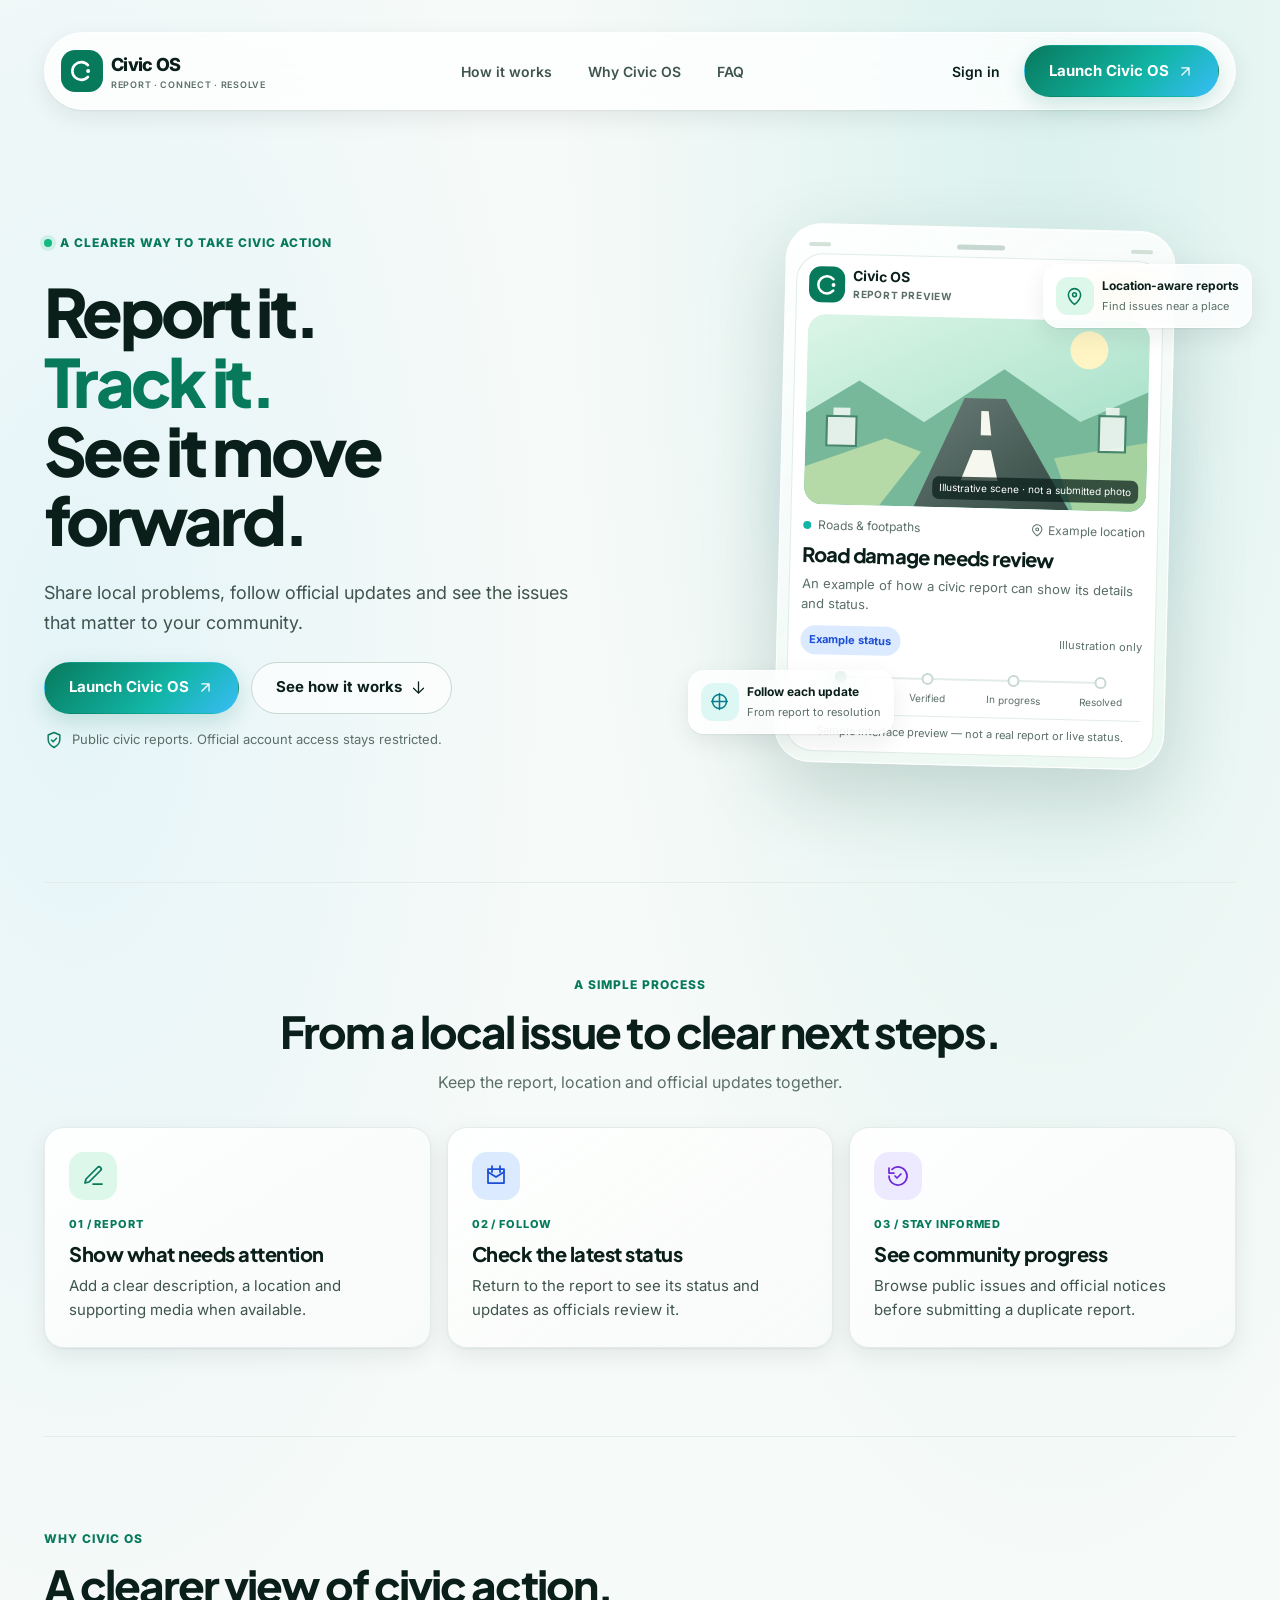
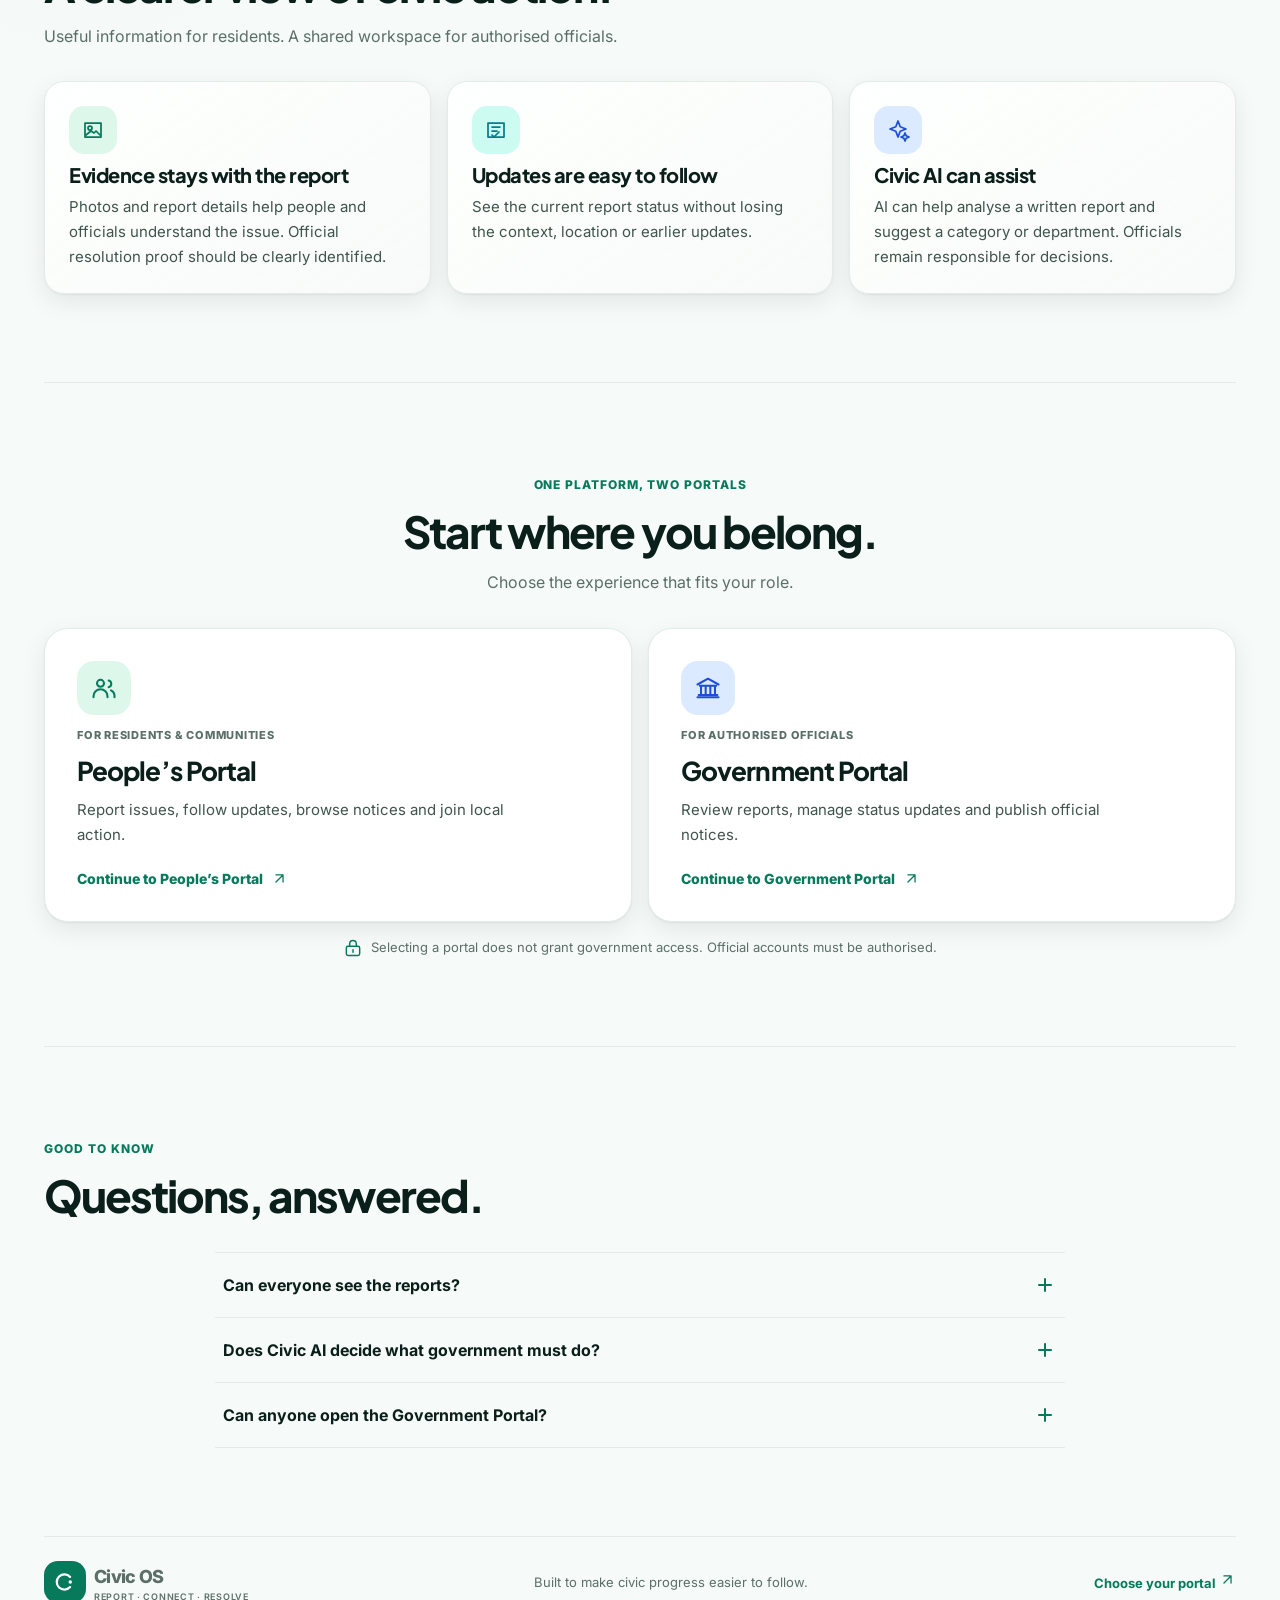
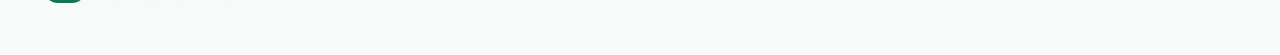
<file: index.html>
<!doctype html>
<html lang="en"><head><meta charset="utf-8"><meta name="description" content="Report local issues, follow official updates and explore civic action with Civic OS."><meta name="viewport" content="width=device-width,initial-scale=1,viewport-fit=cover"><meta name="theme-color" content="#F6FAF8"><title>Civic OS — Report it. Track it. See it move forward.</title><link href="https://fonts.googleapis.com/css2?family=Plus+Jakarta+Sans:wght@600;700;800&family=Inter:wght@400;500;600;700&display=swap" rel="stylesheet"><link rel="stylesheet" href="./design-tokens.css?v=20261029-premium1"><style>
*{box-sizing:border-box}body{margin:0;min-height:100vh;padding:24px;background:#e7e7e5;color:#111;font-family:Geist,system-ui,sans-serif}a{text-decoration:none;color:inherit}.frame{width:min(1160px,100%);min-height:calc(100vh - 48px);margin:auto;border-radius:27px;background:white;padding:27px 34px 24px;display:flex;flex-direction:column}.nav{width:min(620px,100%);margin:0 auto;display:flex;align-items:center;justify-content:space-between;gap:16px;border:1px solid #e5e5e5;border-radius:16px;padding:8px 10px 8px 17px;box-shadow:0 3px 12px #00000008}.brand{font-size:16px;font-weight:800;white-space:nowrap}.links{display:flex;gap:20px;font-size:11px}.actions{display:flex;gap:7px;align-items:center;white-space:nowrap}.signin{font-size:11px;padding:11px 14px;border:1px solid #e5e5e5;border-radius:10px}.launch{display:inline-flex;gap:10px;align-items:center;background:#111;color:white;border-radius:10px;padding:12px 15px;font-size:11px;font-weight:600}.hero{flex:1;display:flex;flex-direction:column;align-items:center;justify-content:center;text-align:center;padding:40px 0 34px}.graphic{height:205px;width:min(700px,100%);position:relative;display:grid;place-items:center;margin-bottom:12px}.line{position:absolute;left:7%;right:7%;height:1px;background:#ddd}.core{z-index:2;width:112px;height:112px;border-radius:28px;display:grid;place-items:center;background:linear-gradient(145deg,#a17afa,#6638d5);box-shadow:0 14px 26px #7548c733;color:white;font-size:54px}.node{position:absolute;z-index:2;width:64px;height:64px;border-radius:17px;display:grid;place-items:center;font-size:26px;box-shadow:0 9px 17px #00000012}.a{left:8%;top:13%;background:#ffeb70}.b{left:12%;bottom:4%;background:#69d7e8}.c{right:13%;top:16%;background:#ef6b60;color:white}.d{right:3%;bottom:23%;background:#fafafa}.e{left:0;top:43%;width:77px;height:77px;background:#d9ece7}.f{right:25%;bottom:0;width:47px;height:47px;background:#f6e3d8}.hero h1{font-size:clamp(42px,6vw,68px);line-height:1.02;letter-spacing:-3.7px;font-weight:600;margin:8px 0 15px}.hero p{max-width:390px;color:#858585;font-size:13px;line-height:1.7;margin:0 auto 26px}.hero .launch{background:#f06458;padding:14px 24px;font-size:12px;box-shadow:0 8px 18px #ef66552c}.foot{display:flex;justify-content:space-between;padding-top:16px;border-top:1px solid #f0f0f0;color:#a0a0a0;font-size:10px}@media(max-width:680px){body{padding:10px}.frame{min-height:calc(100vh - 20px);padding:15px 16px 20px;border-radius:20px}.nav{padding:9px 10px}.links,.signin{display:none}.hero{padding:35px 0 25px}.graphic{height:170px}.core{width:88px;height:88px;font-size:43px}.node{width:49px;height:49px;font-size:20px}.e{width:57px;height:57px}.f{width:38px;height:38px}.hero h1{font-size:clamp(40px,11vw,58px);letter-spacing:-2.7px}.hero p{font-size:12px}.foot{font-size:9px}}

/* Premium refinement — preserve the existing landing-page structure */
:root {
  --civic-green: var(--civic-brand);
  --civic-green-dark: #055A43;
}
body {
  padding: clamp(12px, 2.6vw, 30px);
  background:
    radial-gradient(ellipse at 50% 0%, rgba(36, 139, 91, .09), transparent 44%),
    #f1f4f1;
  color: var(--civic-ink);
}
.frame {
  width: min(1200px, 100%);
  min-height: calc(100svh - clamp(24px, 5.2vw, 60px));
  border: 1px solid rgba(24, 59, 39, .07);
  border-radius: 30px;
  padding: clamp(18px, 3vw, 34px) clamp(18px, 4vw, 46px) 25px;
  box-shadow: 0 24px 80px rgba(21, 50, 33, .075), 0 2px 8px rgba(21, 50, 33, .025);
}
.nav {
  width: min(100%, 920px);
  min-height: 60px;
  gap: 20px;
  padding: 8px 9px 8px 18px;
  border-color: var(--civic-line);
  border-radius: 17px;
  box-shadow: 0 4px 18px rgba(18, 48, 31, .045);
}
.brand { color: var(--civic-ink); font-size: 15px; letter-spacing: -.35px; }
.links { gap: clamp(14px, 2.3vw, 28px); color: #53645a; font-size: 12px; }
.links a { transition: color .18s ease; }
.links a:hover { color: var(--civic-green); }
.signin, .launch {
  display: inline-flex;
  align-items: center;
  justify-content: center;
  min-height: 42px;
  border-radius: 12px;
  font-size: 12px;
  font-weight: 650;
  transition: transform .18s ease, background .18s ease, box-shadow .18s ease, border-color .18s ease;
}
.signin { border-color: #dce6df; color: #26392e; padding: 0 16px; }
.signin:hover { background: #f5faf6; border-color: #b9d2c2; }
.launch { background: var(--civic-green-dark); color: #fff; padding: 0 18px; box-shadow: 0 5px 14px rgba(12, 81, 54, .14); }
.launch:hover { background: var(--civic-green); transform: translateY(-1px); box-shadow: 0 8px 20px rgba(12, 81, 54, .18); }
a:focus-visible { outline: 3px solid #6dbd91; outline-offset: 4px; }
.hero { padding: clamp(32px, 5vw, 58px) 0 42px; }
.graphic { width: min(700px, 100%); height: clamp(170px, 24vw, 220px); margin-bottom: 18px; }
.line { background: linear-gradient(90deg, transparent, #dce7df 14%, #dce7df 86%, transparent); }
.core {
  background: linear-gradient(145deg, #21885c, #0d583a);
  box-shadow: 0 16px 34px rgba(16, 111, 69, .22), inset 0 1px 0 rgba(255,255,255,.22);
}
.node { border: 1px solid rgba(255,255,255,.75); box-shadow: 0 9px 24px rgba(20, 48, 32, .10); }
.a { background: #e8f3c7; }
.b { background: #d8f0ee; }
.c { background: #f8d9d2; color: #8b382d; }
.d { background: #f4f6f3; color: #286448; }
.e { background: #dcefe2; color: #216342; }
.f { background: #f8ead6; color: #775222; }
.hero h1 {
  max-width: 850px;
  color: #14231b;
  font-size: clamp(44px, 6.4vw, 76px);
  line-height: 1.04;
  letter-spacing: -.065em;
  font-weight: 650;
  margin: 5px 0 19px;
}
.hero p {
  max-width: 470px;
  color: var(--civic-muted);
  font-size: clamp(15px, 1.6vw, 17px);
  line-height: 1.75;
  margin: 0 auto 28px;
}
.hero .launch {
  min-height: 49px;
  padding: 0 24px;
  background: var(--civic-green-dark);
  font-size: 13px;
  box-shadow: 0 9px 22px rgba(12, 81, 54, .16);
}
.foot {
  padding-top: 19px;
  border-color: #e9eee9;
  color: #78867d;
  font-size: 11px;
}
@media (prefers-reduced-motion: reduce) {
  *, *::before, *::after { scroll-behavior: auto !important; transition-duration: .01ms !important; animation-duration: .01ms !important; }
}
@media (max-width: 680px) {
  body { padding: 9px; }
  .frame {
    min-height: calc(100svh - 18px);
    padding: 13px 15px 18px;
    border-radius: 22px;
  }
  .nav { min-height: 54px; padding: 7px 8px 7px 12px; gap: 8px; border-radius: 14px; }
  .brand { font-size: 14px; }
  .actions { gap: 0; }
  .actions > .launch { min-height: 39px; padding: 0 12px; font-size: 11px; }
  .hero { padding: 26px 0 28px; }
  .graphic { height: 158px; margin-bottom: 12px; }
  .hero h1 { font-size: clamp(40px, 10.7vw, 56px); letter-spacing: -.06em; line-height: 1.06; margin-bottom: 15px; }
  .hero p { max-width: 330px; font-size: 15px; line-height: 1.65; margin-bottom: 23px; }
  .hero .launch { min-height: 47px; }
  .foot { gap: 12px; font-size: 10px; }
}
@media (max-width: 360px) {
  .actions > .launch { padding: 0 9px; font-size: 10px; }
  .hero h1 { font-size: 38px; }
  .foot { font-size: 9px; }
}


/* Landing-page clarity pass: make the existing How it works link useful. */
.how {
  width: min(920px, 100%);
  margin: 0 auto clamp(28px, 5vw, 54px);
  padding: clamp(21px, 3.3vw, 30px);
  border: 1px solid #e5ece6;
  border-radius: 22px;
  background: linear-gradient(135deg, #f9fbf9, #f3f7f3);
}
.how-head {
  display: flex;
  align-items: end;
  justify-content: space-between;
  gap: 18px;
  margin-bottom: 19px;
}
.how-kicker {
  display: block;
  margin-bottom: 7px;
  color: #24744e;
  font-size: 10px;
  font-weight: 750;
  letter-spacing: .13em;
  text-transform: uppercase;
}
.how h2 {
  margin: 0;
  color: #14231b;
  font-size: clamp(20px, 2.7vw, 27px);
  font-weight: 650;
  letter-spacing: -.045em;
  line-height: 1.2;
}
.how-intro {
  max-width: 280px;
  margin: 0;
  color: #68776d;
  font-size: 12px;
  line-height: 1.65;
}
.how-grid {
  display: grid;
  grid-template-columns: repeat(3, minmax(0, 1fr));
  gap: 12px;
}
.how-step {
  min-width: 0;
  padding: 16px 15px 17px;
  border: 1px solid #e4ebe5;
  border-radius: 15px;
  background: rgba(255,255,255,.88);
}
.how-number {
  display: inline-grid;
  place-items: center;
  width: 29px;
  height: 29px;
  margin-bottom: 13px;
  border-radius: 9px;
  background: #e3f1e7;
  color: #17633f;
  font-size: 11px;
  font-weight: 750;
}
.how-step h3 {
  margin: 0 0 7px;
  color: #203329;
  font-size: 13px;
  font-weight: 700;
  letter-spacing: -.015em;
}
.how-step p {
  margin: 0;
  color: #68776d;
  font-size: 12px;
  line-height: 1.65;
}
@media (max-width: 680px) {
  .how {
    margin-bottom: 26px;
    padding: 18px 14px 14px;
    border-radius: 18px;
  }
  .how-head {
    display: block;
    margin-bottom: 14px;
  }
  .how-intro {
    margin-top: 8px;
    max-width: 38ch;
    font-size: 12px;
  }
  .how-grid {
    grid-template-columns: 1fr;
    gap: 9px;
  }
  .how-step {
    display: grid;
    grid-template-columns: 30px minmax(0,1fr);
    column-gap: 11px;
    padding: 12px;
    border-radius: 13px;
  }
  .how-number {
    grid-column: 1;
    grid-row: 1 / span 2;
    margin: 1px 0 0;
  }
  .how-step h3 {
    grid-column: 2;
    margin: 0 0 4px;
    font-size: 13px;
  }
  .how-step p {
    grid-column: 2;
    font-size: 12px;
  }
}
@media (prefers-reduced-motion: reduce) {
  .how-step { transition: none !important; }
}


/* Landing page finish — calm contrast, clear calls to action and tactile cards. */
body { background: radial-gradient(ellipse at 12% 0%, #f8fbf8 0, transparent 40%), #e7e9e6; color: #14231b; }
.frame { border: 1px solid rgba(20,65,42,.08); box-shadow: 0 20px 65px rgba(20,48,31,.08); }
.brand { letter-spacing: -.045em; }
.links a,.signin,.launch { min-height: 42px; }
.links a { display: inline-flex; align-items: center; border-radius: 10px; padding: 9px 12px; }
.links a:hover { background: #f0f7f2; }
.launch,.signin { border-radius: 12px; font-weight: 700; transition: transform .18s ease, box-shadow .18s ease, background-color .18s ease; }
.launch:hover,.signin:hover { box-shadow: 0 8px 20px rgba(20,83,52,.12); }
.hero h1 { line-height: 1.02; letter-spacing: -.055em; }
.hero p { line-height: 1.75; }
.graphic { border-radius: 24px; box-shadow: 0 18px 42px rgba(20,48,31,.10); }
.how-step { border: 1px solid rgba(20,65,42,.09); box-shadow: 0 7px 22px rgba(20,48,31,.04); }
.how-step h3 { line-height: 1.4; }
.how-step p { line-height: 1.75; }
a:focus-visible { outline: 3px solid #16865a; outline-offset: 3px; }
@media (max-width: 620px) {
  body { padding: 10px; }
  .frame { min-height: calc(100vh - 20px); padding: 18px 16px 17px; border-radius: 20px; }
  .hero h1 { letter-spacing: -.045em; }
  .graphic { border-radius: 18px; }
  .actions { gap: 9px; }
  .actions > .launch { width: 100%; }
}
@media (prefers-reduced-motion: reduce) {
  .launch,.signin,.how-step { transition: none !important; }
  .launch:hover,.signin:hover { transform: none; }
}


/* Glassmorphism accents for the landing-page navigation and floating feature cards. */
@supports ((backdrop-filter: blur(1px)) or (-webkit-backdrop-filter: blur(1px))) {
  .nav { background: rgba(255,255,255,.76); border-color: rgba(255,255,255,.86); backdrop-filter: blur(18px) saturate(130%); -webkit-backdrop-filter: blur(18px) saturate(130%); box-shadow: 0 12px 32px rgba(25,58,38,.08), inset 0 1px 0 rgba(255,255,255,.9); }
  .float-card { background: rgba(255,255,255,.12); border-color: rgba(255,255,255,.3); backdrop-filter: blur(16px) saturate(135%); -webkit-backdrop-filter: blur(16px) saturate(135%); box-shadow: 0 12px 30px rgba(7,28,20,.28), inset 0 1px 0 rgba(255,255,255,.18); }
}

/* Shared design-system type scale. */
body { font-family: var(--civic-font-body); color: var(--civic-ink); }
:where(h1,h2,h3,h4,h5,h6) { font-family: var(--civic-font-heading); }
 
/* Landing page refresh — clear hierarchy, mobile-first cards and a labelled illustrative report. */
body.landing-page { margin:0; padding:var(--civic-space-4); min-height:100vh; color:var(--civic-ink); background:radial-gradient(ellipse at 82% 4%,rgba(18,181,166,.12),transparent 33%),radial-gradient(ellipse at 6% 20%,rgba(56,189,248,.09),transparent 28%),var(--civic-bg); font:400 16px/1.5 var(--civic-font-body); }
.landing-page * { box-sizing:border-box; }
.landing-page a { color:inherit; text-decoration:none; }
.landing-frame { width:min(1240px,100%); margin:0 auto; padding:var(--civic-space-4) clamp(0px,2vw,24px) var(--civic-space-5); }
.landing-nav { position:sticky; top:var(--civic-space-3); z-index:20; display:flex; align-items:center; justify-content:space-between; gap:var(--civic-space-4); padding:var(--civic-space-3) var(--civic-space-4); border:1px solid rgba(255,255,255,.86); border-radius:var(--civic-radius-pill); background:rgba(255,255,255,.82); box-shadow:var(--civic-shadow-soft); -webkit-backdrop-filter:blur(18px) saturate(135%); backdrop-filter:blur(18px) saturate(135%); }
.landing-brand { display:inline-flex; align-items:center; gap:var(--civic-space-2); min-width:max-content; font-size:18px; font-weight:800; letter-spacing:-.04em; }
.landing-brand-mark { display:grid; place-items:center; width:42px; height:42px; border-radius:14px; background:var(--civic-brand); color:#fff; }
.landing-brand small { display:block; margin-top:2px; color:var(--civic-muted); font:600 9px/1.2 var(--civic-font-body); letter-spacing:.08em; }
.landing-links,.landing-actions { display:flex; align-items:center; gap:var(--civic-space-3); }
.landing-links a,.landing-signin { display:inline-flex; align-items:center; min-height:44px; padding:0 var(--civic-space-3); border-radius:var(--civic-radius-pill); color:var(--civic-ink-2); font-size:14px; font-weight:600; transition:background var(--civic-motion),color var(--civic-motion); }
.landing-links a:hover,.landing-signin:hover { background:var(--civic-bg-elevated); color:var(--civic-ink); }
.landing-arrow-icon { width:17px; height:17px; flex:0 0 17px; fill:none; stroke:currentColor; stroke-width:1.8; stroke-linecap:round; stroke-linejoin:round; }
.landing-button { display:inline-flex; align-items:center; justify-content:center; gap:var(--civic-space-2); min-height:52px; padding:0 var(--civic-space-5); border:1px solid transparent; border-radius:var(--civic-radius-pill); font-size:15px; font-weight:700; transition:transform var(--civic-motion-fast),box-shadow var(--civic-motion),background var(--civic-motion); }
.landing-button:hover { transform:translateY(-2px); box-shadow:var(--civic-shadow-raised); }
.landing-button:active { transform:scale(.98); }
.landing-button:focus-visible,.landing-page a:focus-visible,.landing-page summary:focus-visible { outline:3px solid var(--civic-brand-2); outline-offset:3px; }
.landing-button-primary { color:#fff!important; background:var(--civic-gradient); box-shadow:0 8px 22px rgba(7,122,92,.18); }
.landing-button-secondary { color:var(--civic-ink); border-color:var(--civic-line-strong); background:rgba(255,255,255,.7); }
.landing-hero { display:grid; grid-template-columns:minmax(0,1fr) minmax(340px,.88fr); align-items:center; gap:clamp(32px,6vw,84px); padding:clamp(56px,8vw,96px) 0 clamp(64px,8vw,96px); }
.landing-hero-copy { max-width:650px; }
.landing-eyebrow { display:inline-flex; align-items:center; gap:var(--civic-space-2); color:var(--civic-brand); font-size:12px; font-weight:800; letter-spacing:.08em; text-transform:uppercase; }
.landing-live-dot { width:8px; height:8px; border-radius:50%; background:#12B981; box-shadow:0 0 0 4px rgba(18,185,129,.13); }
.landing-hero h1 { margin:var(--civic-space-5) 0; color:var(--civic-ink); font:800 clamp(44px,5.2vw,68px)/1.04 var(--civic-font-heading); letter-spacing:-.055em; }
.landing-hero h1 span { color:var(--civic-brand); }
.landing-hero-description { max-width:540px; margin:0; color:var(--civic-ink-2); font-size:18px; line-height:1.65; }
.landing-hero-actions { display:flex; flex-wrap:wrap; gap:var(--civic-space-3); margin-top:var(--civic-space-5); }
.landing-trust-note,.landing-security-note { display:flex; align-items:center; gap:var(--civic-space-2); color:var(--civic-muted); font-size:13px; line-height:1.5; }
.landing-trust-note { margin-top:var(--civic-space-4); }
.landing-trust-note svg,.landing-security-note svg { flex:0 0 20px; width:20px; height:20px; fill:none; stroke:var(--civic-brand); stroke-width:1.75; stroke-linecap:round; stroke-linejoin:round; }
.landing-hero-visual { position:relative; display:grid; place-items:center; min-width:0; min-height:580px; isolation:isolate; }
.landing-visual-glow { position:absolute; z-index:-1; width:85%; height:80%; border-radius:50%; background:radial-gradient(circle,rgba(18,181,166,.22),rgba(56,189,248,.09) 46%,transparent 72%); filter:blur(12px); }
.landing-phone { width:min(100%,390px); padding:10px; border:1px solid rgba(255,255,255,.95); border-radius:36px; background:linear-gradient(150deg,rgba(255,255,255,.94),rgba(236,248,241,.86)); box-shadow:0 28px 80px rgba(11,54,38,.18),inset 0 1px 0 #fff; transform:rotate(1.4deg); }
.landing-phone-top { display:flex; justify-content:space-between; align-items:center; height:19px; padding:0 12px; }
.landing-phone-top span { width:22px; height:4px; border-radius:9px; background:#D3E1D9; }
.landing-phone-top .landing-phone-camera { width:48px; height:5px; background:#C6D8CF; }
.landing-phone-content { padding:var(--civic-space-3); border:1px solid rgba(218,234,225,.85); border-radius:27px; background:var(--civic-surface); }
.landing-phone-heading { display:flex; align-items:center; gap:var(--civic-space-2); min-width:0; }
.landing-mini-logo { display:grid; place-items:center; width:36px; height:36px; border-radius:12px; background:var(--civic-brand); color:white; }
.landing-mini-logo svg { width:27px; height:27px; }
.landing-phone-heading strong,.landing-phone-heading small { display:block; }
.landing-phone-heading strong { font-size:14px; line-height:1.2; }
.landing-phone-heading small { margin-top:3px; color:var(--civic-muted); font-size:10px; font-weight:700; letter-spacing:.08em; }
.landing-preview-tag { margin-left:auto; padding:5px 8px; border-radius:var(--civic-radius-pill); color:#7A4B08; background:#FEF3C7; font-size:11px; font-weight:700; }
.landing-preview-art { position:relative; overflow:hidden; margin-top:var(--civic-space-3); border-radius:18px; aspect-ratio:1.8; background:#DDF6E8; }
.landing-preview-art svg { display:block; width:100%; height:100%; }
.landing-art-caption { position:absolute; right:8px; bottom:8px; padding:4px 7px; border-radius:7px; color:#fff; background:rgba(11,31,26,.72); font-size:10px; }
.landing-report-meta { display:flex; flex-wrap:wrap; align-items:center; gap:7px; margin-top:var(--civic-space-3); color:var(--civic-muted); font-size:12px; }
.landing-category-dot { width:8px; height:8px; border-radius:50%; background:var(--civic-brand-2); }
.landing-location { display:inline-flex; align-items:center; gap:4px; margin-left:auto; }
.landing-location svg { width:14px; height:14px; fill:none; stroke:currentColor; stroke-width:1.75; }
.landing-phone-content h2 { margin:var(--civic-space-2) 0; color:var(--civic-ink); font:750 20px/1.2 var(--civic-font-heading); letter-spacing:-.035em; }
.landing-report-description { margin:0; color:var(--civic-muted); font-size:13px; line-height:1.5; }
.landing-example-status { display:flex; align-items:center; justify-content:space-between; gap:8px; margin-top:var(--civic-space-3); }
.landing-status-pill { padding:6px 9px; border-radius:var(--civic-radius-pill); color:var(--civic-verified); background:var(--civic-verified-tint); font-size:11px; font-weight:700; }
.landing-example-id { color:var(--civic-muted); font-size:11px; }
.landing-stepper { display:grid; grid-template-columns:repeat(4,minmax(0,1fr)); gap:5px; margin-top:var(--civic-space-4); }
.landing-step { position:relative; display:grid; justify-items:center; gap:7px; min-width:0; color:var(--civic-muted); text-align:center; }
.landing-step:before { content:""; position:absolute; z-index:0; top:5px; left:-50%; width:100%; height:2px; background:var(--civic-line); }
.landing-step:first-child:before { display:none; }
.landing-step span { position:relative; z-index:1; width:12px; height:12px; border:2px solid var(--civic-line-strong); border-radius:50%; background:var(--civic-surface); }
.landing-step small { font-size:10px; line-height:1.2; }
.landing-step-one span { border-color:var(--civic-brand); background:var(--civic-brand); animation:landing-step-pulse 4s ease-in-out infinite; }
.landing-step-two span { animation:landing-step-pulse 4s 1s ease-in-out infinite; }
.landing-step-three span { animation:landing-step-pulse 4s 2s ease-in-out infinite; }
.landing-step-four span { animation:landing-step-pulse 4s 3s ease-in-out infinite; }
.landing-preview-disclaimer { margin:var(--civic-space-3) 0 0; padding-top:var(--civic-space-2); border-top:1px solid var(--civic-line); color:var(--civic-muted); font-size:11px; text-align:center; }
@keyframes landing-step-pulse { 0%,18% { border-color:var(--civic-brand); background:var(--civic-brand); box-shadow:0 0 0 4px rgba(7,122,92,.10); } 25%,100% { border-color:var(--civic-line-strong); background:var(--civic-surface); box-shadow:none; } }
.landing-float-label { position:absolute; z-index:2; display:flex; align-items:center; gap:var(--civic-space-2); max-width:260px; padding:var(--civic-space-3); border:1px solid rgba(255,255,255,.9); border-radius:16px; background:rgba(255,255,255,.82); box-shadow:var(--civic-shadow-soft); -webkit-backdrop-filter:blur(16px); backdrop-filter:blur(16px); }
.landing-float-label strong,.landing-float-label small { display:block; }
.landing-float-label strong { color:var(--civic-ink); font-size:12px; }
.landing-float-label small { margin-top:3px; color:var(--civic-muted); font-size:11px; }
.landing-float-icon { display:grid; place-items:center; width:38px; height:38px; flex:0 0 38px; border-radius:12px; color:var(--civic-brand); background:#DDF7EA; }
.landing-float-icon svg { width:21px; height:21px; fill:none; stroke:currentColor; stroke-width:1.75; stroke-linecap:round; stroke-linejoin:round; }
.landing-float-icon-teal { color:#087E8B; background:#DDF7F4; }
.landing-float-top { top:10%; right:-3%; }
.landing-float-bottom { bottom:9%; left:-5%; }
.landing-how,.landing-about,.landing-portals,.landing-faq { padding:clamp(56px,7vw,88px) 0; border-top:1px solid var(--civic-line); scroll-margin-top:100px; }
.landing-section-heading { max-width:760px; margin:0 auto var(--civic-space-6); text-align:center; }
.landing-section-heading-left { margin-left:0; text-align:left; }
.landing-section-heading h2 { margin:var(--civic-space-3) 0; color:var(--civic-ink); font:750 clamp(30px,3.5vw,44px)/1.13 var(--civic-font-heading); letter-spacing:-.045em; }
.landing-section-heading p { max-width:650px; margin:0 auto; color:var(--civic-muted); font-size:16px; line-height:1.65; }
.landing-section-heading-left p { margin-left:0; }
.landing-step-grid,.landing-benefit-grid { display:grid; grid-template-columns:repeat(3,minmax(0,1fr)); gap:var(--civic-space-4); }
.landing-step-card,.landing-benefit-card { min-width:0; padding:var(--civic-space-5); border:1px solid var(--civic-line); border-radius:var(--civic-radius-card); background:linear-gradient(145deg,rgba(255,255,255,.94),rgba(248,251,249,.85)); box-shadow:var(--civic-shadow-soft); transition:transform var(--civic-motion),box-shadow var(--civic-motion); }
.landing-step-card:hover,.landing-benefit-card:hover { transform:translateY(-2px); box-shadow:var(--civic-shadow-raised); }
.landing-step-icon,.landing-benefit-icon { display:grid; place-items:center; width:48px; height:48px; border-radius:15px; color:var(--civic-brand); background:#DDF7EA; }
.landing-step-icon svg,.landing-benefit-icon svg { width:24px; height:24px; fill:none; stroke:currentColor; stroke-width:1.75; stroke-linecap:round; stroke-linejoin:round; }
.landing-step-icon-blue,.landing-benefit-icon-blue { color:#1D4ED8; background:#DBEAFE; }
.landing-step-icon-purple { color:#6D28D9; background:#EDE9FE; }
.landing-benefit-icon-teal { color:#087E8B; background:#CCFBF1; }
.landing-step-number { display:block; margin-top:var(--civic-space-4); color:var(--civic-brand); font-size:11px; font-weight:800; letter-spacing:.08em; }
.landing-step-card h3,.landing-benefit-card h3 { margin:var(--civic-space-2) 0; color:var(--civic-ink); font:750 20px/1.25 var(--civic-font-heading); letter-spacing:-.025em; }
.landing-step-card p,.landing-benefit-card p { margin:0; color:var(--civic-ink-2); font-size:15px; line-height:1.65; }
.landing-portal-grid { display:grid; grid-template-columns:repeat(2,minmax(0,1fr)); gap:var(--civic-space-4); }
.landing-portal-card { display:grid; align-content:start; justify-items:start; gap:var(--civic-space-3); min-width:0; padding:var(--civic-space-6); border:1px solid var(--civic-line); border-radius:24px; background:var(--civic-surface); box-shadow:var(--civic-shadow-soft); transition:transform var(--civic-motion),box-shadow var(--civic-motion),border-color var(--civic-motion); }
.landing-portal-card:hover { transform:translateY(-3px); border-color:var(--civic-brand-2); box-shadow:var(--civic-shadow-raised); }
.landing-portal-icon { display:grid; place-items:center; width:54px; height:54px; border-radius:17px; color:var(--civic-brand); background:#DDF7EA; }
.landing-portal-government .landing-portal-icon { color:#1D4ED8; background:#DBEAFE; }
.landing-portal-icon svg { width:28px; height:28px; fill:none; stroke:currentColor; stroke-width:1.75; stroke-linecap:round; stroke-linejoin:round; }
.landing-portal-label { color:var(--civic-muted); font-size:11px; font-weight:800; letter-spacing:.07em; }
.landing-portal-card strong { font:750 26px/1.2 var(--civic-font-heading); letter-spacing:-.035em; }
.landing-portal-copy { max-width:460px; color:var(--civic-ink-2); font-size:15px; line-height:1.65; }
.landing-portal-link { display:flex; align-items:center; gap:var(--civic-space-2); margin-top:var(--civic-space-2); color:var(--civic-brand); font-size:14px; font-weight:800; }
.landing-security-note { justify-content:center; margin:var(--civic-space-4) auto 0; text-align:center; }
.landing-faq-list { max-width:850px; margin:0 auto; border-top:1px solid var(--civic-line); }
.landing-faq-list details { border-bottom:1px solid var(--civic-line); }
.landing-faq-list summary { position:relative; min-height:64px; display:flex; align-items:center; padding:var(--civic-space-4) 40px var(--civic-space-4) var(--civic-space-2); color:var(--civic-ink); font-size:16px; font-weight:700; cursor:pointer; list-style:none; }
.landing-faq-list summary::-webkit-details-marker { display:none; }
.landing-faq-list summary:after,.landing-faq-list summary:before { content:""; position:absolute; right:13px; width:14px; height:2px; border-radius:2px; background:var(--civic-brand); }
.landing-faq-list summary:before { transform:rotate(90deg); transition:transform var(--civic-motion); }
.landing-faq-list details[open] summary:before { transform:rotate(0deg); }
.landing-faq-list details p { margin:0; padding:0 var(--civic-space-5) var(--civic-space-5) var(--civic-space-2); color:var(--civic-ink-2); font-size:15px; line-height:1.7; }
.landing-footer { display:flex; align-items:center; justify-content:space-between; flex-wrap:wrap; gap:var(--civic-space-4); padding:var(--civic-space-5) 0 var(--civic-space-3); border-top:1px solid var(--civic-line); color:var(--civic-muted); font-size:13px; }
.landing-footer-brand { color:var(--civic-ink); }
.landing-footer>a:last-child { color:var(--civic-brand); font-weight:700; }
@media (max-width:900px) { .landing-nav { border-radius:20px; } .landing-links { display:none; } .landing-hero { grid-template-columns:minmax(0,1fr) minmax(300px,.9fr); gap:var(--civic-space-5); } .landing-hero-visual { min-height:510px; } .landing-float-top { right:-1%; } .landing-float-bottom { left:-1%; } }
@media (max-width:680px) {
  body.landing-page { padding:var(--civic-space-2); }
  .landing-frame { padding:var(--civic-space-2) var(--civic-space-2) var(--civic-space-4); }
  .landing-nav { position:relative; top:auto; padding:var(--civic-space-2); border-radius:18px; gap:var(--civic-space-2); }
  .landing-brand { gap:7px; font-size:16px; }
  .landing-brand-mark { width:36px; height:36px; border-radius:12px; }
  .landing-brand small { font-size:7px; letter-spacing:.05em; }
  .landing-actions { gap:4px; }
  .landing-signin { display:none; }
  .landing-nav .landing-button { min-height:44px; padding:0 12px; font-size:12px; }
  .landing-hero { grid-template-columns:1fr; gap:var(--civic-space-4); padding:var(--civic-space-7) 0 var(--civic-space-6); }
  .landing-hero h1 { margin:var(--civic-space-4) 0; font-size:44px; }
  .landing-hero-description { font-size:16px; }
  .landing-hero-actions { display:grid; grid-template-columns:1fr; margin-top:var(--civic-space-4); }
  .landing-hero-actions .landing-button { width:100%; }
  .landing-trust-note { align-items:flex-start; font-size:12px; }
  .landing-hero-visual { min-height:470px; padding:0 4px; }
  .landing-phone { width:min(100%,370px); transform:none; }
  .landing-float-label { max-width:210px; padding:10px; }
  .landing-float-top { top:0; right:0; }
  .landing-float-bottom { bottom:0; left:0; }
  .landing-float-label strong { font-size:11px; }
  .landing-float-label small { font-size:10px; }
  .landing-how,.landing-about,.landing-portals,.landing-faq { padding:var(--civic-space-6) 0; }
  .landing-section-heading { margin-bottom:var(--civic-space-5); text-align:left; }
  .landing-section-heading h2 { font-size:32px; }
  .landing-section-heading p { margin-left:0; font-size:15px; }
  .landing-step-grid,.landing-benefit-grid,.landing-portal-grid { grid-template-columns:1fr; gap:var(--civic-space-3); }
  .landing-step-card,.landing-benefit-card { padding:var(--civic-space-4); }
  .landing-step-card h3,.landing-benefit-card h3 { font-size:19px; }
  .landing-portal-card { padding:var(--civic-space-5); }
  .landing-portal-card strong { font-size:24px; }
  .landing-security-note { align-items:flex-start; justify-content:flex-start; text-align:left; }
  .landing-footer { align-items:flex-start; flex-direction:column; }
}
@media (prefers-reduced-motion:reduce) { .landing-step span { animation:none!important; } .landing-button:hover,.landing-step-card:hover,.landing-benefit-card:hover,.landing-portal-card:hover { transform:none; } }

/* Landing dark theme follows the device preference and keeps text readable. */
@media (prefers-color-scheme: dark) {
  body.landing-page {
    background:
      radial-gradient(ellipse at 82% 4%,rgba(18,181,166,.11),transparent 33%),
      radial-gradient(ellipse at 6% 20%,rgba(56,189,248,.07),transparent 28%),
      var(--civic-bg);
    color: var(--civic-ink);
  }
  .landing-nav {
    background: rgba(18,31,26,.88);
    border-color: rgba(255,255,255,.1);
    box-shadow: 0 12px 32px rgba(0,0,0,.2), inset 0 1px 0 rgba(255,255,255,.05);
  }
  .landing-links a,.landing-signin { color: var(--civic-ink-2); }
  .landing-links a:hover,.landing-signin:hover { background: var(--civic-surface-2); color: var(--civic-ink); }
  .landing-phone {
    background: linear-gradient(150deg,rgba(255,255,255,.1),rgba(18,31,26,.94));
    border-color: rgba(255,255,255,.14);
    box-shadow: 0 28px 80px rgba(0,0,0,.34),inset 0 1px 0 rgba(255,255,255,.12);
  }
  .landing-phone-content,.landing-step-card,.landing-benefit-card,.landing-portal-card,.landing-faq-list details {
    background: var(--civic-surface);
    border-color: var(--civic-line);
    box-shadow: 0 8px 24px rgba(0,0,0,.16);
  }
  .landing-phone-heading strong,.landing-report-description,.landing-section-heading h2,
  .landing-step-card h3,.landing-benefit-card h3,.landing-portal-card strong,
  .landing-faq-list summary,.landing-footer { color: var(--civic-ink); }
  .landing-phone-heading small,.landing-report-meta,.landing-step-card p,.landing-benefit-card p,
  .landing-portal-copy,.landing-faq-list details p,.landing-section-heading p,.landing-preview-disclaimer {
    color: var(--civic-muted);
  }
  .landing-stepper { border-color: var(--civic-line); }
  .landing-step small { color: var(--civic-muted); }
  .landing-footer { border-color: var(--civic-line); }
}

</style></head><body class="landing-page">
  <main class="landing-frame">
    <header class="landing-nav">
      <a class="landing-brand" href="./index.html" aria-label="Civic OS home">
        <span class="landing-brand-mark" aria-hidden="true">
          <svg viewBox="0 0 32 32" width="28" height="28" fill="none"><path d="M22.8 9.2A10.2 10.2 0 1 0 22.8 22.8" stroke="currentColor" stroke-width="3" stroke-linecap="round"/><circle cx="23" cy="16" r="2.3" fill="currentColor"/></svg>
        </span>
        <span>Civic OS<small>REPORT · CONNECT · RESOLVE</small></span>
      </a>
      <nav class="landing-links" aria-label="Main navigation">
        <a href="#how">How it works</a>
        <a href="#about">Why Civic OS</a>
        <a href="#faq">FAQ</a>
      </nav>
      <div class="landing-actions">
        <a class="landing-signin" href="./portals.html">Sign in</a>
        <a class="landing-button landing-button-primary" href="./portals.html">Launch Civic OS <svg class="landing-arrow-icon" viewBox="0 0 24 24" aria-hidden="true"><path d="M7 17 17 7M7 7h10v10"/></svg></a>
      </div>
    </header>

    <section class="landing-hero" aria-labelledby="landing-title">
      <div class="landing-hero-copy">
        <span class="landing-eyebrow"><span class="landing-live-dot" aria-hidden="true"></span> A clearer way to take civic action</span>
        <h1 id="landing-title">Report it.<br><span>Track it.</span><br>See it move forward.</h1>
        <p class="landing-hero-description">Share local problems, follow official updates and see the issues that matter to your community.</p>
        <div class="landing-hero-actions">
          <a class="landing-button landing-button-primary" href="./portals.html">Launch Civic OS <svg class="landing-arrow-icon" viewBox="0 0 24 24" aria-hidden="true"><path d="M7 17 17 7M7 7h10v10"/></svg></a>
          <a class="landing-button landing-button-secondary" href="#how">See how it works <svg class="landing-arrow-icon" viewBox="0 0 24 24" aria-hidden="true"><path d="M12 4v16M5 13l7 7 7-7"/></svg></a>
        </div>
        <p class="landing-trust-note"><svg viewBox="0 0 24 24" aria-hidden="true"><path d="M12 3 19 6v5c0 4.5-2.9 7.8-7 10-4.1-2.2-7-5.5-7-10V6l7-3Z"/><path d="m9 12 2 2 4-4"/></svg> Public civic reports. Official account access stays restricted.</p>
      </div>

      <div class="landing-hero-visual">
        <div class="landing-visual-glow" aria-hidden="true"></div>
        <div class="landing-float-label landing-float-top"><span class="landing-float-icon"><svg viewBox="0 0 24 24" aria-hidden="true"><path d="M12 21s7-5.2 7-11a7 7 0 1 0-14 0c0 5.8 7 11 7 11Z"/><circle cx="12" cy="10" r="2.2"/></svg></span><span><strong>Location-aware reports</strong><small>Find issues near a place</small></span></div>
        <div class="landing-phone" aria-label="Illustrative report card preview, not a live report">
          <div class="landing-phone-top"><span></span><span class="landing-phone-camera"></span><span></span></div>
          <div class="landing-phone-content">
            <div class="landing-phone-heading"><span class="landing-mini-logo" aria-hidden="true"><svg viewBox="0 0 32 32"><path d="M22.8 9.2A10.2 10.2 0 1 0 22.8 22.8" stroke="currentColor" stroke-width="3" stroke-linecap="round" fill="none"/><circle cx="23" cy="16" r="2.3" fill="currentColor"/></svg></span><span><strong>Civic OS</strong><small>REPORT PREVIEW</small></span><span class="landing-preview-tag">Example</span></div>
            <div class="landing-preview-art" aria-hidden="true">
              <svg viewBox="0 0 360 180" preserveAspectRatio="xMidYMid slice">
                <defs><linearGradient id="roadSky" x1="0" y1="0" x2="0.9" y2="1"><stop offset="0" stop-color="#DDF6E8"/><stop offset="1" stop-color="#9ADBC1"/></linearGradient><linearGradient id="road" x1="0" y1="0" x2="1" y2="1"><stop offset="0" stop-color="#697B76"/><stop offset="1" stop-color="#354A44"/></linearGradient></defs>
                <rect width="360" height="180" fill="url(#roadSky)"/><circle cx="285" cy="28" r="18" fill="#FFF5C4"/><path d="M0 105 68 62 130 100 205 48 278 96 360 58V180H0Z" fill="#77B79A"/><path d="M122 180 168 76 207 76 269 180Z" fill="url(#road)"/><path d="M184 88 191 88 194 111 184 111ZM177 125 194 125 201 154 166 154Z" fill="#F6F7EE"/><path d="M0 151 94 116 128 128 89 180H0Z" fill="#B6D9A8"/><path d="M273 180 254 131 360 111V180Z" fill="#A6D2A0"/><path d="M38 96h28v28H38zM44 88h16v8H44zM296 90h25v34h-25zM302 82h13v8h-13z" fill="#F5FBF7" opacity=".85"/><path d="M38 96h28v28H38zM296 90h25v34h-25z" stroke="#47866B" stroke-width="2" fill="none"/>
              </svg>
              <span class="landing-art-caption">Illustrative scene · not a submitted photo</span>
            </div>
            <div class="landing-report-meta"><span class="landing-category-dot" aria-hidden="true"></span><span>Roads &amp; footpaths</span><span class="landing-location"><svg viewBox="0 0 24 24" aria-hidden="true"><path d="M20 10c0 5-8 11-8 11S4 15 4 10a8 8 0 1 1 16 0Z"/><circle cx="12" cy="10" r="2.5"/></svg> Example location</span></div>
            <h2>Road damage needs review</h2>
            <p class="landing-report-description">An example of how a civic report can show its details and status.</p>
            <div class="landing-example-status"><span class="landing-status-pill">Example status</span><span class="landing-example-id">Illustration only</span></div>
            <div class="landing-stepper" aria-label="Illustrative report progress">
              <div class="landing-step landing-step-one"><span></span><small>Reported</small></div>
              <div class="landing-step landing-step-two"><span></span><small>Verified</small></div>
              <div class="landing-step landing-step-three"><span></span><small>In progress</small></div>
              <div class="landing-step landing-step-four"><span></span><small>Resolved</small></div>
            </div>
            <p class="landing-preview-disclaimer">Sample interface preview — not a real report or live status.</p>
          </div>
        </div>
        <div class="landing-float-label landing-float-bottom"><span class="landing-float-icon landing-float-icon-teal"><svg viewBox="0 0 24 24" aria-hidden="true"><path d="M12 3v18M3 12h18"/><circle cx="12" cy="12" r="8"/></svg></span><span><strong>Follow each update</strong><small>From report to resolution</small></span></div>
      </div>
    </section>

    <section class="landing-how" id="how" aria-labelledby="landing-how-title">
      <div class="landing-section-heading">
        <span class="landing-eyebrow">A simple process</span>
        <h2 id="landing-how-title">From a local issue to clear next steps.</h2>
        <p>Keep the report, location and official updates together.</p>
      </div>
      <div class="landing-step-grid">
        <article class="landing-step-card"><span class="landing-step-icon" aria-hidden="true"><svg viewBox="0 0 24 24"><path d="M12 20h9"/><path d="M16.5 3.5a2.1 2.1 0 0 1 3 3L8 18l-4 1 1-4Z"/></svg></span><span class="landing-step-number">01 / REPORT</span><h3>Show what needs attention</h3><p>Add a clear description, a location and supporting media when available.</p></article>
        <article class="landing-step-card"><span class="landing-step-icon landing-step-icon-blue" aria-hidden="true"><svg viewBox="0 0 24 24"><path d="M4 5h16v14H4z"/><path d="m4 8 8 5 8-5"/><path d="M8 2v6M16 2v6"/></svg></span><span class="landing-step-number">02 / FOLLOW</span><h3>Check the latest status</h3><p>Return to the report to see its status and updates as officials review it.</p></article>
        <article class="landing-step-card"><span class="landing-step-icon landing-step-icon-purple" aria-hidden="true"><svg viewBox="0 0 24 24"><path d="M3 12a9 9 0 1 0 3-6.7"/><path d="M3 4v5h5"/><path d="m9 12 2 2 4-4"/></svg></span><span class="landing-step-number">03 / STAY INFORMED</span><h3>See community progress</h3><p>Browse public issues and official notices before submitting a duplicate report.</p></article>
      </div>
    </section>

    <section class="landing-about" id="about" aria-labelledby="landing-about-title">
      <div class="landing-section-heading landing-section-heading-left">
        <span class="landing-eyebrow">Why Civic OS</span>
        <h2 id="landing-about-title">A clearer view of civic action.</h2>
        <p>Useful information for residents. A shared workspace for authorised officials.</p>
      </div>
      <div class="landing-benefit-grid">
        <article class="landing-benefit-card"><span class="landing-benefit-icon" aria-hidden="true"><svg viewBox="0 0 24 24"><path d="M4 5h16v14H4z"/><circle cx="9" cy="10" r="2"/><path d="m5 17 5-4 3 2 2-2 4 4"/></svg></span><h3>Evidence stays with the report</h3><p>Photos and report details help people and officials understand the issue. Official resolution proof should be clearly identified.</p></article>
        <article class="landing-benefit-card"><span class="landing-benefit-icon landing-benefit-icon-teal" aria-hidden="true"><svg viewBox="0 0 24 24"><path d="M4 5h16v14H4z"/><path d="M8 9h8M8 13h5"/><path d="m8 17 2 2 5-5"/></svg></span><h3>Updates are easy to follow</h3><p>See the current report status without losing the context, location or earlier updates.</p></article>
        <article class="landing-benefit-card"><span class="landing-benefit-icon landing-benefit-icon-blue" aria-hidden="true"><svg viewBox="0 0 24 24"><path d="M12 3 14.2 8.8 20 11l-5.8 2.2L12 19l-2.2-5.8L4 11l5.8-2.2Z"/><path d="m19 15 1.2 2.8L23 19l-2.8 1.2L19 23l-1.2-2.8L15 19l2.8-1.2Z"/></svg></span><h3>Civic AI can assist</h3><p>AI can help analyse a written report and suggest a category or department. Officials remain responsible for decisions.</p></article>
      </div>
    </section>

    <section class="landing-portals" aria-labelledby="landing-portals-title">
      <div class="landing-section-heading">
        <span class="landing-eyebrow">One platform, two portals</span>
        <h2 id="landing-portals-title">Start where you belong.</h2>
        <p>Choose the experience that fits your role.</p>
      </div>
      <div class="landing-portal-grid">
        <a class="landing-portal-card landing-portal-people" href="./auth.html?portal=people">
          <span class="landing-portal-icon" aria-hidden="true"><svg viewBox="0 0 24 24"><circle cx="9" cy="8" r="3"/><path d="M3 20v-1a6 6 0 0 1 12 0v1"/><path d="M16 5.5a3 3 0 0 1 0 5.8M18 14a5 5 0 0 1 3 4.5V20"/></svg></span>
          <span class="landing-portal-label">FOR RESIDENTS &amp; COMMUNITIES</span><strong>People’s Portal</strong><span class="landing-portal-copy">Report issues, follow updates, browse notices and join local action.</span><span class="landing-portal-link">Continue to People’s Portal <svg class="landing-arrow-icon" viewBox="0 0 24 24" aria-hidden="true"><path d="M7 17 17 7M7 7h10v10"/></svg></span>
        </a>
        <a class="landing-portal-card landing-portal-government" href="./auth.html?portal=government">
          <span class="landing-portal-icon" aria-hidden="true"><svg viewBox="0 0 24 24"><path d="m3 9 9-5 9 5"/><path d="M5 10h14M6 10v8M10 10v8M14 10v8M18 10v8M3 20h18M4 18h16"/></svg></span>
          <span class="landing-portal-label">FOR AUTHORISED OFFICIALS</span><strong>Government Portal</strong><span class="landing-portal-copy">Review reports, manage status updates and publish official notices.</span><span class="landing-portal-link">Continue to Government Portal <svg class="landing-arrow-icon" viewBox="0 0 24 24" aria-hidden="true"><path d="M7 17 17 7M7 7h10v10"/></svg></span>
        </a>
      </div>
      <p class="landing-security-note"><svg viewBox="0 0 24 24" aria-hidden="true"><rect x="4" y="10" width="16" height="11" rx="2"/><path d="M8 10V7a4 4 0 1 1 8 0v3"/><path d="M12 14v3"/></svg> Selecting a portal does not grant government access. Official accounts must be authorised.</p>
    </section>

    <section class="landing-faq" id="faq" aria-labelledby="landing-faq-title">
      <div class="landing-section-heading landing-section-heading-left">
        <span class="landing-eyebrow">Good to know</span>
        <h2 id="landing-faq-title">Questions, answered.</h2>
      </div>
      <div class="landing-faq-list">
        <details><summary>Can everyone see the reports?</summary><p>Public reports are intended to help people understand local issues and avoid duplicates. Private account information and restricted government functions are separate.</p></details>
        <details><summary>Does Civic AI decide what government must do?</summary><p>No. Civic AI can offer analysis and suggestions. Government officials are responsible for reviewing reports and deciding what action to take.</p></details>
        <details><summary>Can anyone open the Government Portal?</summary><p>Anyone can view the portal preview, but access to official account functions is restricted to authorised government accounts.</p></details>
      </div>
    </section>

    <footer class="landing-footer">
      <a class="landing-brand landing-footer-brand" href="./index.html" aria-label="Civic OS home"><span class="landing-brand-mark" aria-hidden="true"><svg viewBox="0 0 32 32" width="24" height="24" fill="none"><path d="M22.8 9.2A10.2 10.2 0 1 0 22.8 22.8" stroke="currentColor" stroke-width="3" stroke-linecap="round"/><circle cx="23" cy="16" r="2.3" fill="currentColor"/></svg></span><span>Civic OS<small>REPORT · CONNECT · RESOLVE</small></span></a>
      <span>Built to make civic progress easier to follow.</span>
      <a href="./portals.html">Choose your portal <svg class="landing-arrow-icon" viewBox="0 0 24 24" aria-hidden="true"><path d="M7 17 17 7M7 7h10v10"/></svg></a>
    </footer>
  </main>
</body></html>
</file>
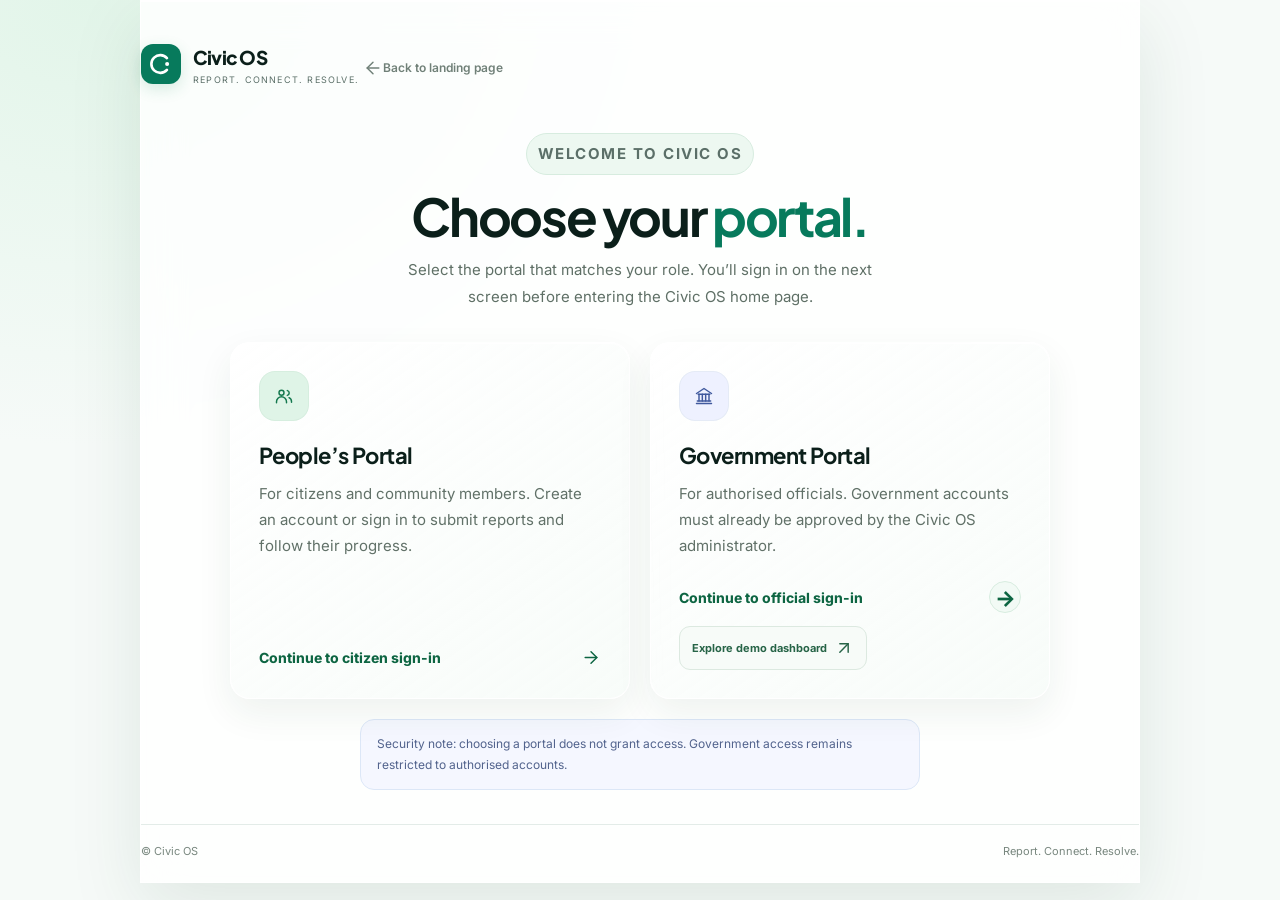
<file: portals.html>
<!DOCTYPE html>
<html lang="en">
<head>
  <meta charset="UTF-8">
  <meta name="viewport" content="width=device-width, initial-scale=1, viewport-fit=cover">
  <meta name="theme-color" content="#f6faf8">
  <meta name="description" content="Choose the People’s Portal or Government Portal for Civic OS.">
  <title>Choose Your Portal — Civic OS</title>
  <link rel="preconnect" href="https://fonts.googleapis.com">
  <link rel="preconnect" href="https://fonts.gstatic.com" crossorigin>
  <link href="https://fonts.googleapis.com/css2?family=Plus+Jakarta+Sans:wght@600;700;800&family=Inter:wght@400;500;600;700&display=swap" rel="stylesheet"><link rel="stylesheet" href="./design-tokens.css?v=20261029-premium1">
  <style>
    :root{--ink:var(--civic-ink);--muted:var(--civic-muted);--line:var(--civic-line);--green:var(--civic-brand);--green-dark:#055a43;--paper:var(--civic-bg);font-family:var(--civic-font-body)}
    *{box-sizing:border-box}body{margin:0;min-height:100vh;background:radial-gradient(ellipse at 7% 0%,#e2f5e9 0,transparent 35%),var(--paper);color:var(--ink);-webkit-font-smoothing:antialiased}a{color:inherit;text-decoration:none}.shell{width:min(970px,100% - 34px);margin:0 auto;padding:24px 0 22px}.brand{display:inline-flex;align-items:center;gap:11px;font-size:19px;font-weight:800;letter-spacing:-.7px}.mark{display:grid;place-items:center;width:40px;height:40px;border-radius:12px;background:#3ee08f;color:#082718;font-size:25px}.brand small{display:block;margin-top:3px;color:#849188;font:9px "Geist Mono",monospace;letter-spacing:1.2px}.back{display:inline-block;margin-top:24px;color:#708078;font-size:11px}.back:hover{color:var(--green)}.intro{text-align:center;max-width:590px;margin:42px auto 30px}.eyebrow{color:var(--green);font:600 10px "Geist Mono",monospace;letter-spacing:1.7px}.intro h1{margin:13px 0;font-size:clamp(34px,5vw,48px);line-height:1.08;letter-spacing:-2px}.intro h1 span{color:var(--green)}.intro p{color:var(--muted);font-size:13px;line-height:1.8;margin:0}.cards{display:grid;grid-template-columns:1fr 1fr;gap:17px;max-width:790px;margin:0 auto}.card{display:flex;flex-direction:column;min-height:280px;padding:25px;border:1px solid var(--line);border-radius:21px;background:#ffffffd9;box-shadow:0 12px 35px #234a3210;transition:transform .18s,border-color .18s,box-shadow .18s}.card:hover{transform:translateY(-3px);border-color:#a9d7ba;box-shadow:0 18px 38px #234a3218}.icon{display:grid;place-items:center;width:48px;height:48px;border-radius:15px;font-size:19px;font-weight:800}.people .icon{background:#dff4e7;color:#14784e}.government .icon{background:#e9eefc;color:#405a9e}.card h2{font-size:20px;letter-spacing:-.6px;margin:21px 0 9px}.card p{margin:0;color:var(--muted);font-size:12px;line-height:1.75}.card-foot{display:flex;align-items:center;justify-content:space-between;gap:10px;margin-top:auto;padding-top:25px;color:var(--green-dark);font-size:12px;font-weight:700}.arrow{font-size:22px}.notice{max-width:790px;margin:17px auto 0;padding:12px 14px;border:1px solid #e2e8f7;border-radius:12px;background:#f3f6ff;color:#64729a;font-size:10px;line-height:1.65}.footer{display:flex;justify-content:space-between;gap:12px;margin-top:38px;padding-top:16px;border-top:1px solid var(--line);color:#8b9890;font-size:10px}
    @media(max-width:620px){.shell{padding-top:17px}.intro{text-align:left;margin:35px 0 23px}.cards{grid-template-columns:1fr;gap:12px}.card{min-height:225px;padding:21px}.card h2{margin-top:15px}.card-foot{padding-top:18px}.footer{font-size:9px;flex-wrap:wrap}}
  .demo-link{display:inline-flex;align-items:center;gap:7px;align-self:flex-start;margin-top:13px;padding:10px 12px;border:1px solid #dce9e0;border-radius:10px;color:#276447;font-size:11px;font-weight:700;background:#f7fbf8}.demo-link:hover{background:#edf7f0;border-color:#b8d9c3}
    /* Portal chooser visual refinement */
    .intro { margin-top: 48px; margin-bottom: 34px; }
    .intro h1 { line-height: 1.12; text-wrap: balance; }
    .intro p { font-size: 14px; line-height: 1.75; }
    .cards { gap: 20px; }
    .card { min-height: 292px; padding: 27px; border-radius: 23px; }
    .card:focus-visible { outline: 3px solid #16865a; outline-offset: 4px; }
    .card h2 { font-size: 21px; line-height: 1.3; }
    .card p { font-size: 13px; line-height: 1.75; }
    .card-foot { font-size: 13px; }
    .notice { font-size: 11px; line-height: 1.7; }
    .back { min-height: 36px; padding: 8px 0; }
    @media (prefers-reduced-motion: reduce) {
      html { scroll-behavior: auto; }
      .card { transition: none; }
      .card:hover { transform: none; }
    }
    @media (max-width: 620px) {
      .intro { margin-top: 32px; margin-bottom: 22px; }
      .intro h1 { letter-spacing: -1.5px; }
      .intro p { font-size: 13px; }
      .card { min-height: 0; padding: 21px; }
      .card-foot { padding-top: 20px; }
      .footer { line-height: 1.6; }
    }

  
    /* Portal chooser — refined visual hierarchy and accessible interactions */
    .shell { width: min(100% - 36px, 1000px); padding-top: 26px; }
    .brand { min-height: 44px; gap: 12px; }
    .mark { box-shadow: 0 5px 15px rgba(22,134,90,.16); }
    .back {
      display: inline-flex; align-items: center; min-height: 40px;
      margin-top: 20px; padding: 8px 10px 8px 0; border-radius: 8px;
      font-size: 12px; font-weight: 600; transition: color .18s ease;
    }
    .back:focus-visible, .demo-link:focus-visible, .card-foot:focus-visible {
      outline: 3px solid #16865a; outline-offset: 4px;
    }
    .intro { max-width: 620px; margin-top: 44px; margin-bottom: 32px; }
    .eyebrow { display: inline-flex; align-items: center; padding: 7px 11px;
      border: 1px solid #d7ecdf; border-radius: 999px; background: #edf8f1; }
    .intro h1 { font-size: clamp(36px, 5.4vw, 52px); letter-spacing: -2.2px; }
    .intro p:not(.eyebrow) { max-width: 54ch; margin-inline: auto; color: #5f7066; }
    .cards { max-width: 820px; gap: 20px; align-items: stretch; }
    .card {
      position: relative; min-width: 0; min-height: 300px; padding: 28px;
      border-color: #dce8e0; border-radius: 22px; background: rgba(255,255,255,.92);
      box-shadow: 0 10px 28px rgba(28,65,43,.055);
      transition: transform .2s ease, border-color .2s ease, box-shadow .2s ease;
    }
    .card:hover { transform: translateY(-3px); border-color: #afd8be;
      box-shadow: 0 18px 36px rgba(28,65,43,.10); }
    .card .icon { width: 50px; height: 50px; border-radius: 16px; font-size: 20px; }
    .people .icon { box-shadow: inset 0 0 0 1px rgba(20,120,78,.08); }
    .government .icon { background: #eef1ff; color: #405a9e; box-shadow: inset 0 0 0 1px rgba(64,90,158,.07); }
    .card h2 { margin-top: 20px; margin-bottom: 10px; font-size: 22px; letter-spacing: -.7px; }
    .card p { max-width: 39ch; color: #617168; font-size: 13px; line-height: 1.8; }
    .card-foot {
      min-height: 42px; margin-top: auto; padding-top: 22px;
      color: #0d6542; font-size: 12px; font-weight: 750;
    }
    .card-foot .arrow { display: grid; place-items: center; width: 32px; height: 32px;
      border: 1px solid #d7ecdf; border-radius: 50%; background: #f2faf5;
      transition: transform .18s ease, background .18s ease; }
    .card:hover .card-foot .arrow { transform: translateX(2px); background: #e7f7ed; }
    .government .card-foot { display: flex; }
    .demo-link { min-height: 40px; padding: 10px 12px; border-radius: 11px;
      border-color: #dce9e0; background: #f7fbf8; font-size: 11px; }
    .demo-link:hover { color: #155b3b; background: #edf7f0; border-color: #b8d9c3; }
    .notice {
      max-width: 820px; margin-top: 20px; padding: 14px 16px;
      border-color: #dce7f7; border-radius: 14px; background: #f5f7ff;
      color: #52638d; font-size: 11px; line-height: 1.75;
    }
    .footer { margin-top: 34px; padding-top: 18px; color: #78877e; }
    @media (max-width: 620px) {
      .shell { width: min(100% - 30px, 520px); padding-top: 18px; }
      .intro { margin-top: 31px; margin-bottom: 22px; }
      .intro h1 { font-size: clamp(34px, 10vw, 43px); letter-spacing: -1.7px; }
      .intro p:not(.eyebrow) { font-size: 13px; line-height: 1.75; }
      .cards { gap: 13px; }
      .card { min-height: 0; padding: 21px; border-radius: 18px; }
      .card h2 { margin-top: 16px; font-size: 20px; }
      .card p { font-size: 13px; }
      .card-foot { padding-top: 20px; }
      .notice { margin-top: 14px; padding: 12px 13px; }
      .footer { margin-top: 28px; }
    }
    @media (prefers-reduced-motion: reduce) {
      .card, .card-foot .arrow, .demo-link { transition: none !important; }
      .card:hover, .card:hover .card-foot .arrow { transform: none; }
    }

  
/* Portal chooser finish — stronger card hierarchy and comfortable touch targets. */
.shell { box-shadow: 0 22px 60px rgba(24,62,42,.075); }
.intro h1 { line-height: 1.08; letter-spacing: -.045em; }
.intro p:not(.eyebrow) { line-height: 1.75; }
.card { border-radius: 20px; box-shadow: 0 8px 24px rgba(24,62,42,.045); }
.card h2 { line-height: 1.35; letter-spacing: -.025em; }
.card p { line-height: 1.75; }
.card .icon { box-shadow: inset 0 0 0 1px rgba(22,90,52,.045); }
.card-foot { min-height: 44px; border-radius: 11px; }
.notice { max-width: 70ch; line-height: 1.75; }
.demo-link,.back { min-height: 42px; }
:where(.card,.card-foot,.demo-link,.back):focus-visible { outline: 2px solid #16865a; outline-offset: 3px; }
@media (max-width: 620px) {
  .shell { padding: 21px 16px; border-radius: 20px; }
  .cards { gap: 13px; }
  .card { padding: 18px; border-radius: 16px; }
}


/* Frosted portal cards and navigation: decorative blur never replaces contrast. */
@supports ((backdrop-filter: blur(1px)) or (-webkit-backdrop-filter: blur(1px))) {
  .shell { background: rgba(255,255,255,.84); border: 1px solid rgba(255,255,255,.92); backdrop-filter: blur(20px) saturate(125%); -webkit-backdrop-filter: blur(20px) saturate(125%); box-shadow: 0 24px 70px rgba(24,68,42,.1), inset 0 1px 0 rgba(255,255,255,.95); }
  .card { background: linear-gradient(145deg,rgba(255,255,255,.88),rgba(245,251,247,.72)); border-color: rgba(255,255,255,.95); box-shadow: 0 14px 36px rgba(25,65,42,.07), inset 0 1px 0 rgba(255,255,255,.96); backdrop-filter: blur(14px); -webkit-backdrop-filter: blur(14px); }
  .card:hover { box-shadow: 0 20px 42px rgba(25,65,42,.11), inset 0 1px 0 rgba(255,255,255,.98); }
}

/* Shared design-system type scale. */
body { font-family: var(--civic-font-body); color: var(--civic-ink); }
:where(h1,h2,h3,h4,h5,h6) { font-family: var(--civic-font-heading); }

/* Portal selection: canonical type, consistent SVG icons, and device-aware dark theme. */
:where(.brand,.intro h1,.card h2) { font-family: var(--civic-font-heading); }
.brand { color: var(--civic-ink); letter-spacing: -.04em; }
.brand small { font-family: var(--civic-font-body); color: var(--civic-muted); }
.mark { background: var(--civic-brand); color: #fff; }
.eyebrow { font: 700 12px/1.4 var(--civic-font-body); letter-spacing: .1em; }
.ui-icon { display: inline-block; width: 20px; height: 20px; flex: 0 0 20px; fill: none; stroke: currentColor; stroke-width: 1.75; stroke-linecap: round; stroke-linejoin: round; vertical-align: middle; }
.arrow-icon { width: 21px; height: 21px; }
.card .icon { display: grid; place-items: center; }
.card-foot { min-height: 48px; }
:where(.brand,.back,.card,.card-foot,.demo-link):focus-visible { outline: 3px solid var(--civic-brand-2); outline-offset: 3px; }
@media (prefers-color-scheme: dark) {
  :root { color-scheme: dark; }
  body { background: radial-gradient(ellipse at 7% 0%,rgba(18,181,166,.1),transparent 35%),var(--civic-bg); color: var(--civic-ink); }
  .shell { background: rgba(18,31,26,.72); border: 1px solid rgba(255,255,255,.08); box-shadow: 0 24px 70px rgba(0,0,0,.25),inset 0 1px 0 rgba(255,255,255,.04); -webkit-backdrop-filter: blur(18px) saturate(120%); backdrop-filter: blur(18px) saturate(120%); }
  .brand small,.back,.card p,.footer { color: var(--civic-muted); }
  .card { background: linear-gradient(145deg,rgba(255,255,255,.07),rgba(255,255,255,.025)); border-color: rgba(255,255,255,.12); box-shadow: 0 14px 36px rgba(0,0,0,.18),inset 0 1px 0 rgba(255,255,255,.06); }
  .card:hover { border-color: rgba(66,205,164,.4); box-shadow: 0 20px 42px rgba(0,0,0,.24); }
  .card h2,.card-foot { color: var(--civic-ink); }
  .people .icon { background: rgba(66,205,164,.14); color: #6EE7B7; }
  .government .icon { background: rgba(147,197,253,.14); color: #93C5FD; }
  .notice { background: rgba(147,197,253,.08); border-color: rgba(147,197,253,.18); color: #C5D5F2; }
  .demo-link { background: rgba(66,205,164,.1); border-color: rgba(66,205,164,.24); color: #A7F3D0; }
  .demo-link:hover { background: rgba(66,205,164,.16); }
  .footer { border-color: var(--civic-line); }
}


    /* Phase 2: mobile readability and tap-target refinement. */
    body { font-size: 16px; line-height: 1.5; }
    .intro p { font-size: 15px; line-height: 1.75; }
    .card p { font-size: 15px; line-height: 1.75; }
    .card-foot { min-height: 48px; font-size: 14px; }
    .notice { font-size: 12px; line-height: 1.7; }
    .footer { font-size: 11px; }
    .demo-link { min-height: 44px; }
    @media (max-width: 380px) {
      .shell { width: calc(100% - 24px); }
      .intro h1 { letter-spacing: -1.5px; }
      .card { padding: 19px; }
      .card-foot { align-items: flex-start; }
    }

</style>
</head>
<body>
  <main class="shell">
    <a class="brand" href="./index.html" aria-label="Civic OS landing page"><span class="mark" aria-hidden="true"><svg viewBox="0 0 32 32" width="28" height="28" fill="none"><path d="M22.8 9.2A10.2 10.2 0 1 0 22.8 22.8" stroke="currentColor" stroke-width="3" stroke-linecap="round"/><circle cx="23" cy="16" r="2.3" fill="currentColor"/></svg></span><span>Civic OS<small>REPORT. CONNECT. RESOLVE.</small></span></a>
    <a class="back" href="./index.html"><svg class="ui-icon" viewBox="0 0 24 24" aria-hidden="true"><path d="M19 12H5"/><path d="m12 19-7-7 7-7"/></svg>Back to landing page</a>
    <section class="intro">
      <p class="eyebrow">WELCOME TO CIVIC OS</p>
      <h1>Choose your <span>portal.</span></h1>
      <p>Select the portal that matches your role. You’ll sign in on the next screen before entering the Civic OS home page.</p>
    </section>
    <section class="cards" aria-label="Choose a portal">
      <a class="card people" href="./auth.html?portal=people">
        <span class="icon" aria-hidden="true"><svg class="ui-icon" viewBox="0 0 24 24"><circle cx="9" cy="8" r="3"/><path d="M3 20v-1a6 6 0 0 1 12 0v1"/><path d="M16 5.5a3 3 0 0 1 0 5.8"/><path d="M18 14a5 5 0 0 1 3 4.6v1"/></svg></span>
        <h2>People’s Portal</h2>
        <p>For citizens and community members. Create an account or sign in to submit reports and follow their progress.</p>
        <span class="card-foot">Continue to citizen sign-in <svg class="ui-icon arrow-icon" viewBox="0 0 24 24" aria-hidden="true"><path d="M5 12h14"/><path d="m12 5 7 7-7 7"/></svg></span>
      </a>
      <section class="card government">
        <span class="icon" aria-hidden="true"><svg class="ui-icon" viewBox="0 0 24 24"><path d="m3 9 9-6 9 6"/><path d="M5 10h14"/><path d="M6 10v8M10 10v8M14 10v8M18 10v8"/><path d="M3 21h18M4 18h16"/></svg></span>
        <h2>Government Portal</h2>
        <p>For authorised officials. Government accounts must already be approved by the Civic OS administrator.</p>
        <a class="card-foot" href="./auth.html?portal=government">Continue to official sign-in <span class="arrow" aria-hidden="true">→</span></a>
        <a class="demo-link" href="./government-preview.html">Explore demo dashboard <svg class="ui-icon" viewBox="0 0 24 24" aria-hidden="true"><path d="M7 17 17 7"/><path d="M7 7h10v10"/></svg></a>
      </section>
    </section>
    <p class="notice">Security note: choosing a portal does not grant access. Government access remains restricted to authorised accounts.</p>
    <footer class="footer"><span>© Civic OS</span><span>Report. Connect. Resolve.</span></footer>
  </main>
</body>
</html>
</file>
<file: design-tokens.css>
/* Civic OS shared design tokens and reusable primitives.
   Single source of truth for colour, type, spacing, status, motion and core controls. */
:root {
  color-scheme: light;
  --civic-bg: #F6FAF8;
  --civic-bg-elevated: #EEF5F1;
  --civic-surface: #FFFFFF;
  --civic-surface-2: #F8FBF9;
  --civic-ink: #0B1F1A;
  --civic-ink-2: #3F544D;
  --civic-muted: #5B6F68;
  --civic-line: #E3ECE8;
  --civic-line-strong: #C8D9D1;
  --civic-brand: #077A5C;
  --civic-brand-2: #12B5A6;
  --civic-sky: #38BDF8;
  --civic-gradient: linear-gradient(135deg, #077A5C, #12B5A6 60%, #38BDF8);
  --civic-reported: #B45309;
  --civic-reported-tint: #FEF3C7;
  --civic-verified: #1D4ED8;
  --civic-verified-tint: #DBEAFE;
  --civic-progress: #6D28D9;
  --civic-progress-tint: #EDE9FE;
  --civic-resolved: #047857;
  --civic-resolved-tint: #D1FAE5;
  --civic-danger: #B42318;
  --civic-danger-tint: #FEE4E2;
  --civic-success: #047857;
  --civic-success-tint: #D1FAE5;
  --civic-font-heading: "Plus Jakarta Sans", Inter, system-ui, -apple-system, "Segoe UI", sans-serif;
  --civic-font-body: Inter, system-ui, -apple-system, "Segoe UI", sans-serif;
  --civic-text-12: 12px;
  --civic-text-14: 14px;
  --civic-text-16: 16px;
  --civic-text-18: 18px;
  --civic-text-24: 24px;
  --civic-text-32: 32px;
  --civic-text-44: 44px;
  --civic-text-64: 64px;
  --civic-space-1: 4px;
  --civic-space-2: 8px;
  --civic-space-3: 12px;
  --civic-space-4: 16px;
  --civic-space-5: 24px;
  --civic-space-6: 32px;
  --civic-space-7: 48px;
  --civic-space-8: 64px;
  --civic-space-9: 96px;
  --civic-radius-input: 12px;
  --civic-radius-card: 20px;
  --civic-radius-pill: 999px;
  --civic-shadow-soft: 0 1px 2px rgba(11,31,26,.06), 0 8px 24px rgba(11,31,26,.08);
  --civic-shadow-raised: 0 12px 32px rgba(11,31,26,.12);
  --civic-motion-fast: 150ms ease-out;
  --civic-motion: 200ms ease-out;
  --civic-motion-slow: 250ms ease-out;
  --civic-focus: 0 0 0 3px rgba(18,181,166,.28);
}
@media (prefers-color-scheme: dark) {
  :root:not([data-civic-theme]) {
    color-scheme: dark;
    --civic-bg: #0B1512;
    --civic-bg-elevated: #101C17;
    --civic-surface: #121F1A;
    --civic-surface-2: #172720;
    --civic-ink: #F0F7F3;
    --civic-ink-2: #D0DED6;
    --civic-muted: #A8BBB1;
    --civic-line: #2B4036;
    --civic-line-strong: #405A4D;
    --civic-brand: #42CDA4;
    --civic-brand-2: #39D4C4;
    --civic-reported: #FCD34D;
    --civic-reported-tint: #422D0A;
    --civic-verified: #93C5FD;
    --civic-verified-tint: #172F52;
    --civic-progress: #C4B5FD;
    --civic-progress-tint: #33234F;
    --civic-resolved: #6EE7B7;
    --civic-resolved-tint: #123D30;
    --civic-danger: #FDA29B;
    --civic-danger-tint: #4A1F1C;
    --civic-success: #6EE7B7;
    --civic-success-tint: #123D30;
    --civic-shadow-soft: 0 1px 2px rgba(0,0,0,.16), 0 8px 24px rgba(0,0,0,.18);
    --civic-shadow-raised: 0 12px 32px rgba(0,0,0,.26);
  }
}
body[data-civic-theme="light"] {
  color-scheme: light;
  --civic-bg: #F6FAF8;
  --civic-bg-elevated: #EEF5F1;
  --civic-surface: #FFFFFF;
  --civic-surface-2: #F8FBF9;
  --civic-ink: #0B1F1A;
  --civic-ink-2: #3F544D;
  --civic-muted: #5B6F68;
  --civic-line: #E3ECE8;
  --civic-line-strong: #C8D9D1;
  --civic-brand: #077A5C;
  --civic-brand-2: #12B5A6;
  --civic-reported: #B45309;
  --civic-reported-tint: #FEF3C7;
  --civic-verified: #1D4ED8;
  --civic-verified-tint: #DBEAFE;
  --civic-progress: #6D28D9;
  --civic-progress-tint: #EDE9FE;
  --civic-resolved: #047857;
  --civic-resolved-tint: #D1FAE5;
}
body[data-civic-theme="dark"] {
  color-scheme: dark;
  --civic-bg: #0B1512;
  --civic-bg-elevated: #101C17;
  --civic-surface: #121F1A;
  --civic-surface-2: #172720;
  --civic-ink: #F0F7F3;
  --civic-ink-2: #D0DED6;
  --civic-muted: #A8BBB1;
  --civic-line: #2B4036;
  --civic-line-strong: #405A4D;
  --civic-brand: #42CDA4;
  --civic-brand-2: #39D4C4;
  --civic-reported: #FCD34D;
  --civic-reported-tint: #422D0A;
  --civic-verified: #93C5FD;
  --civic-verified-tint: #172F52;
  --civic-progress: #C4B5FD;
  --civic-progress-tint: #33234F;
  --civic-resolved: #6EE7B7;
  --civic-resolved-tint: #123D30;
}
/* Shared component primitives. Existing app-specific selectors remain in place until each page is upgraded. */
.civic-button {
  display: inline-flex;
  min-height: 52px;
  align-items: center;
  justify-content: center;
  gap: var(--civic-space-2);
  padding: var(--civic-space-3) var(--civic-space-5);
  border: 1px solid transparent;
  border-radius: var(--civic-radius-pill);
  font: 600 var(--civic-text-16)/1.2 var(--civic-font-body);
  text-align: center;
  text-decoration: none;
  cursor: pointer;
  touch-action: manipulation;
  transition: transform var(--civic-motion-fast), box-shadow var(--civic-motion), background-color var(--civic-motion), border-color var(--civic-motion), color var(--civic-motion);
}
.civic-button--primary { color: #fff; background: var(--civic-gradient); box-shadow: var(--civic-shadow-soft); }
.civic-button--secondary { color: var(--civic-ink); background: var(--civic-surface); border-color: var(--civic-line-strong); }
.civic-button--ghost { color: var(--civic-ink-2); background: transparent; border-color: transparent; }
.civic-button--danger { color: #fff; background: var(--civic-danger); }
.civic-button:hover:not(:disabled) { transform: translateY(-2px); box-shadow: var(--civic-shadow-raised); }
.civic-button:active:not(:disabled) { transform: scale(.98); }
.civic-button:focus-visible { outline: 3px solid var(--civic-brand-2); outline-offset: 3px; }
.civic-button:disabled,.civic-button[aria-disabled="true"] { opacity: .55; cursor: not-allowed; transform: none; box-shadow: none; }
.civic-button[aria-busy="true"] { color: transparent; position: relative; pointer-events: none; }
.civic-button[aria-busy="true"]::after { content: ""; position: absolute; width: 18px; height: 18px; border: 2px solid currentColor; border-right-color: transparent; border-radius: 50%; animation: civic-spin .7s linear infinite; }
.civic-card { min-width: 0; border: 1px solid var(--civic-line); border-radius: var(--civic-radius-card); background: var(--civic-surface); box-shadow: var(--civic-shadow-soft); }
.civic-field { display: grid; gap: var(--civic-space-2); color: var(--civic-ink-2); font: 500 var(--civic-text-14)/1.5 var(--civic-font-body); }
.civic-field input,.civic-field select,.civic-field textarea { width: 100%; min-height: 48px; border: 1px solid var(--civic-line-strong); border-radius: var(--civic-radius-input); padding: var(--civic-space-3) var(--civic-space-4); color: var(--civic-ink); background: var(--civic-surface); font: 400 var(--civic-text-16)/1.5 var(--civic-font-body); }
.civic-field :is(input,select,textarea):focus-visible { outline: 3px solid var(--civic-brand-2); outline-offset: 2px; }
.civic-status-pill { display: inline-flex; align-items: center; gap: var(--civic-space-1); padding: var(--civic-space-1) var(--civic-space-3); border-radius: var(--civic-radius-pill); font: 650 var(--civic-text-14)/1.35 var(--civic-font-body); }
.civic-status-pill--reported { color: var(--civic-reported); background: var(--civic-reported-tint); }
.civic-status-pill--verified { color: var(--civic-verified); background: var(--civic-verified-tint); }
.civic-status-pill--progress { color: var(--civic-progress); background: var(--civic-progress-tint); }
.civic-status-pill--resolved { color: var(--civic-resolved); background: var(--civic-resolved-tint); }
.civic-empty-state { display: grid; justify-items: center; gap: var(--civic-space-3); padding: var(--civic-space-7) var(--civic-space-5); text-align: center; color: var(--civic-muted); }
.civic-empty-state h2,.civic-empty-state h3 { margin: 0; color: var(--civic-ink); font-family: var(--civic-font-heading); line-height: 1.2; }
.civic-skeleton { position: relative; overflow: hidden; min-height: 12px; border-radius: var(--civic-radius-input); background: var(--civic-line); }
.civic-skeleton::after { content: ""; position: absolute; inset: 0; transform: translateX(-100%); background: linear-gradient(90deg,transparent,rgba(255,255,255,.55),transparent); animation: civic-shimmer 1.4s ease-in-out infinite; }
@keyframes civic-spin { to { transform: rotate(360deg); } }
@keyframes civic-shimmer { to { transform: translateX(100%); } }
:where(a,button,input,select,textarea,[tabindex]):focus-visible { outline-color: var(--civic-brand-2); outline-offset: 3px; }
@media (prefers-reduced-motion: reduce) {
  *,*::before,*::after { scroll-behavior: auto !important; animation-duration: .01ms !important; animation-iteration-count: 1 !important; transition-duration: .01ms !important; }
}


/* Shared design-system bridge: consistent type, icon geometry and feedback states. */
:where(h1,h2,h3,h4,.civic-heading) {
  font-family: var(--civic-font-heading);
}
.civic-icon {
  display: inline-grid;
  width: 1.25em;
  height: 1.25em;
  flex: 0 0 auto;
  place-items: center;
  vertical-align: middle;
}
.civic-icon svg {
  display: block;
  width: 100%;
  height: 100%;
  fill: none;
  stroke: currentColor;
  stroke-width: 1.75;
  stroke-linecap: round;
  stroke-linejoin: round;
}
.civic-button[aria-busy="true"]::after {
  border-color: var(--civic-brand);
  border-right-color: transparent;
}
.civic-button--primary[aria-busy="true"]::after,
.civic-button--danger[aria-busy="true"]::after {
  border-color: rgba(255,255,255,.92);
  border-right-color: transparent;
}
.civic-button--secondary[aria-busy="true"]::after {
  border-color: var(--civic-brand);
  border-right-color: transparent;
}
.civic-button:focus-visible,
.civic-field :is(input,select,textarea):focus-visible,
:where(a,button,input,select,textarea,[tabindex]):focus-visible {
  outline: 3px solid var(--civic-brand-2);
  outline-offset: 3px;
}
.civic-skeleton::after {
  background: linear-gradient(90deg,transparent,rgba(255,255,255,.42),transparent);
}
@media (prefers-color-scheme: dark) {
  :root:not([data-civic-theme]) .civic-skeleton::after {
    background: linear-gradient(90deg,transparent,rgba(255,255,255,.08),transparent);
  }
}



/* =========================================================
   Civic OS premium system — shared tokens and safe primitives
   Loaded by every portal. Keep behaviour in existing scripts.
   ========================================================= */
:root {
  color-scheme: light;
  --civic-bg: #F6FAF8;
  --civic-bg-elevated: #EEF5F1;
  --civic-surface: #FFFFFF;
  --civic-surface-2: #F8FBF9;
  --civic-ink: #0B1F1A;
  --civic-ink-2: #3F544D;
  --civic-muted: #5B6F68;
  --civic-line: #E3ECE8;
  --civic-line-strong: #C8D9D1;
  --civic-brand: #077A5C;
  --civic-brand-2: #12B5A6;
  --civic-sky: #38BDF8;
  --civic-gradient: linear-gradient(135deg, #077A5C, #12B5A6 60%, #38BDF8);
  --civic-reported: #B45309;
  --civic-reported-tint: #FEF3C7;
  --civic-verified: #1D4ED8;
  --civic-verified-tint: #DBEAFE;
  --civic-progress: #6D28D9;
  --civic-progress-tint: #EDE9FE;
  --civic-resolved: #047857;
  --civic-resolved-tint: #D1FAE5;
  --civic-danger: #B42318;
  --civic-danger-tint: #FEE4E2;
  --civic-font-heading: "Plus Jakarta Sans", Inter, system-ui, -apple-system, "Segoe UI", sans-serif;
  --civic-font-body: Inter, system-ui, -apple-system, "Segoe UI", sans-serif;
  --civic-space-1: 4px;
  --civic-space-2: 8px;
  --civic-space-3: 12px;
  --civic-space-4: 16px;
  --civic-space-5: 24px;
  --civic-space-6: 32px;
  --civic-space-7: 48px;
  --civic-space-8: 64px;
  --civic-space-9: 96px;
  --civic-radius-input: 12px;
  --civic-radius-card: 20px;
  --civic-radius-pill: 999px;
  --civic-shadow-soft: 0 1px 2px rgba(11,31,26,.06), 0 8px 24px rgba(11,31,26,.08);
  --civic-shadow-raised: 0 12px 32px rgba(11,31,26,.12);
  --civic-motion-fast: 150ms ease-out;
  --civic-motion: 200ms ease-out;
  --civic-motion-slow: 250ms ease-out;
  --civic-focus: 0 0 0 3px rgba(18,181,166,.32);
  /* Compatibility aliases for older portal CSS. */
  --bg: var(--civic-bg);
  --paper: var(--civic-bg);
  --white: var(--civic-surface);
  --ink: var(--civic-ink);
  --muted: var(--civic-muted);
  --line: var(--civic-line);
  --green: var(--civic-brand);
  --green-dark: #055A43;
  --blue: var(--civic-verified);
}
@media (prefers-color-scheme: dark) {
  :root:not([data-civic-theme]) {
    color-scheme: dark;
    --civic-bg: #0B1512;
    --civic-bg-elevated: #101C17;
    --civic-surface: #121F1A;
    --civic-surface-2: #172720;
    --civic-ink: #F0F7F3;
    --civic-ink-2: #D0DED6;
    --civic-muted: #A8BBB1;
    --civic-line: #2B4036;
    --civic-line-strong: #405A4D;
    --civic-brand: #42CDA4;
    --civic-brand-2: #39D4C4;
    --civic-reported: #FCD34D;
    --civic-reported-tint: #422D0A;
    --civic-verified: #93C5FD;
    --civic-verified-tint: #172F52;
    --civic-progress: #C4B5FD;
    --civic-progress-tint: #33234F;
    --civic-resolved: #6EE7B7;
    --civic-resolved-tint: #123D30;
    --civic-danger: #FDA29B;
    --civic-danger-tint: #4A1F1C;
    --civic-shadow-soft: 0 1px 2px rgba(0,0,0,.16), 0 8px 24px rgba(0,0,0,.18);
    --civic-shadow-raised: 0 12px 32px rgba(0,0,0,.26);
    --bg: var(--civic-bg);
    --paper: var(--civic-bg);
    --white: var(--civic-surface);
    --ink: var(--civic-ink);
    --muted: var(--civic-muted);
    --line: var(--civic-line);
    --green: var(--civic-brand);
    --green-dark: #42CDA4;
    --blue: var(--civic-verified);
  }
}
body[data-civic-theme="light"] {
  color-scheme: light;
  --civic-bg:#F6FAF8; --civic-bg-elevated:#EEF5F1; --civic-surface:#FFFFFF;
  --civic-surface-2:#F8FBF9; --civic-ink:#0B1F1A; --civic-ink-2:#3F544D;
  --civic-muted:#5B6F68; --civic-line:#E3ECE8; --civic-line-strong:#C8D9D1;
  --civic-brand:#077A5C; --civic-brand-2:#12B5A6;
  --bg:var(--civic-bg); --paper:var(--civic-bg); --white:var(--civic-surface);
  --ink:var(--civic-ink); --muted:var(--civic-muted); --line:var(--civic-line);
  --green:var(--civic-brand); --green-dark:#055A43; --blue:var(--civic-verified);
}
body[data-civic-theme="dark"] {
  color-scheme: dark;
  --civic-bg:#0B1512; --civic-bg-elevated:#101C17; --civic-surface:#121F1A;
  --civic-surface-2:#172720; --civic-ink:#F0F7F3; --civic-ink-2:#D0DED6;
  --civic-muted:#A8BBB1; --civic-line:#2B4036; --civic-line-strong:#405A4D;
  --civic-brand:#42CDA4; --civic-brand-2:#39D4C4;
  --bg:var(--civic-bg); --paper:var(--civic-bg); --white:var(--civic-surface);
  --ink:var(--civic-ink); --muted:var(--civic-muted); --line:var(--civic-line);
  --green:var(--civic-brand); --green-dark:#42CDA4; --blue:var(--civic-verified);
}
html { scroll-behavior: smooth; scroll-padding-top: 24px; }
body { font-family: var(--civic-font-body); line-height: 1.5; background: var(--civic-bg); color: var(--civic-ink); }
h1,h2,h3,h4,.brand,.page-title { font-family: var(--civic-font-heading); letter-spacing: -.02em; }
button,input,select,textarea { font: inherit; }
button,a,input,select,textarea,[role="button"],[tabindex]:not([tabindex="-1"]) { -webkit-tap-highlight-color: transparent; }
:where(button,a,input,select,textarea,[role="button"],[tabindex]:not([tabindex="-1"])):focus-visible { outline: 3px solid var(--civic-brand-2); outline-offset: 3px; box-shadow: var(--civic-focus); }
:where(button,a,[role="button"]) { transition: transform var(--civic-motion-fast), box-shadow var(--civic-motion), background-color var(--civic-motion), border-color var(--civic-motion), color var(--civic-motion); }
:where(button,a,[role="button"]):active { transform: scale(.98); }
:where(button,a,[role="button"]):disabled, :where(button,a,[role="button"])[aria-disabled="true"] { opacity: .55; cursor: not-allowed; }
:where(input,select,textarea) { min-height: 48px; border-radius: var(--civic-radius-input); }
:where(button,a,[role="button"],summary) { touch-action: manipulation; }
.civic-button, .btn-primary, .button-primary {
  min-height: 48px; display: inline-flex; align-items: center; justify-content: center; gap: 8px;
  padding: 12px 20px; border: 1px solid transparent; border-radius: var(--civic-radius-pill);
  background: var(--civic-gradient); color: #fff; font-weight: 700; text-decoration: none;
  box-shadow: 0 4px 12px rgba(7,122,92,.16); cursor: pointer;
}
.civic-button:hover, .btn-primary:hover, .button-primary:hover { transform: translateY(-2px); box-shadow: var(--civic-shadow-soft); }
.civic-button:active, .btn-primary:active, .button-primary:active { transform: scale(.98); }
.civic-button-secondary, .btn-secondary, .button-secondary {
  min-height: 48px; display: inline-flex; align-items: center; justify-content: center; gap: 8px;
  padding: 12px 20px; border: 1px solid var(--civic-line-strong); border-radius: var(--civic-radius-pill);
  background: var(--civic-surface); color: var(--civic-ink); font-weight: 650; cursor: pointer;
}
.civic-button-ghost, .btn-ghost, .button-ghost { min-height:48px; padding:12px 16px; border:1px solid transparent; border-radius:var(--civic-radius-pill); background:transparent; color:var(--civic-ink-2); cursor:pointer; }
.civic-card, .portal-card, .report-card, .auth-card {
  border-radius: var(--civic-radius-card);
  border-color: var(--civic-line);
}
.civic-card { background: var(--civic-surface); border: 1px solid var(--civic-line); box-shadow: var(--civic-shadow-soft); }
.civic-chip, .filter-chip, .status-pill {
  border-radius: var(--civic-radius-pill);
}
.civic-status-reported { color:var(--civic-reported); background:var(--civic-reported-tint); }
.civic-status-verified { color:var(--civic-verified); background:var(--civic-verified-tint); }
.civic-status-progress { color:var(--civic-progress); background:var(--civic-progress-tint); }
.civic-status-resolved { color:var(--civic-resolved); background:var(--civic-resolved-tint); }
.civic-skeleton { border-radius: 12px; background: linear-gradient(90deg,var(--civic-surface-2),var(--civic-line),var(--civic-surface-2)); background-size: 200% 100%; animation: civic-skeleton 1.2s ease-in-out infinite; }
@keyframes civic-skeleton { to { background-position: -200% 0; } }
.civic-toast { position:fixed; z-index:9999; inset:auto 16px max(16px,env(safe-area-inset-bottom)) 16px; margin:auto; width:max-content; max-width:calc(100vw - 32px); padding:12px 16px; border:1px solid var(--civic-line); border-radius:14px; background:var(--civic-surface); color:var(--civic-ink); box-shadow:var(--civic-shadow-raised); }
img { max-width: 100%; }
@media (prefers-reduced-motion: reduce) {
  *,*::before,*::after { scroll-behavior:auto !important; animation-duration:.01ms !important; animation-iteration-count:1 !important; transition-duration:.01ms !important; }
}
</file>
